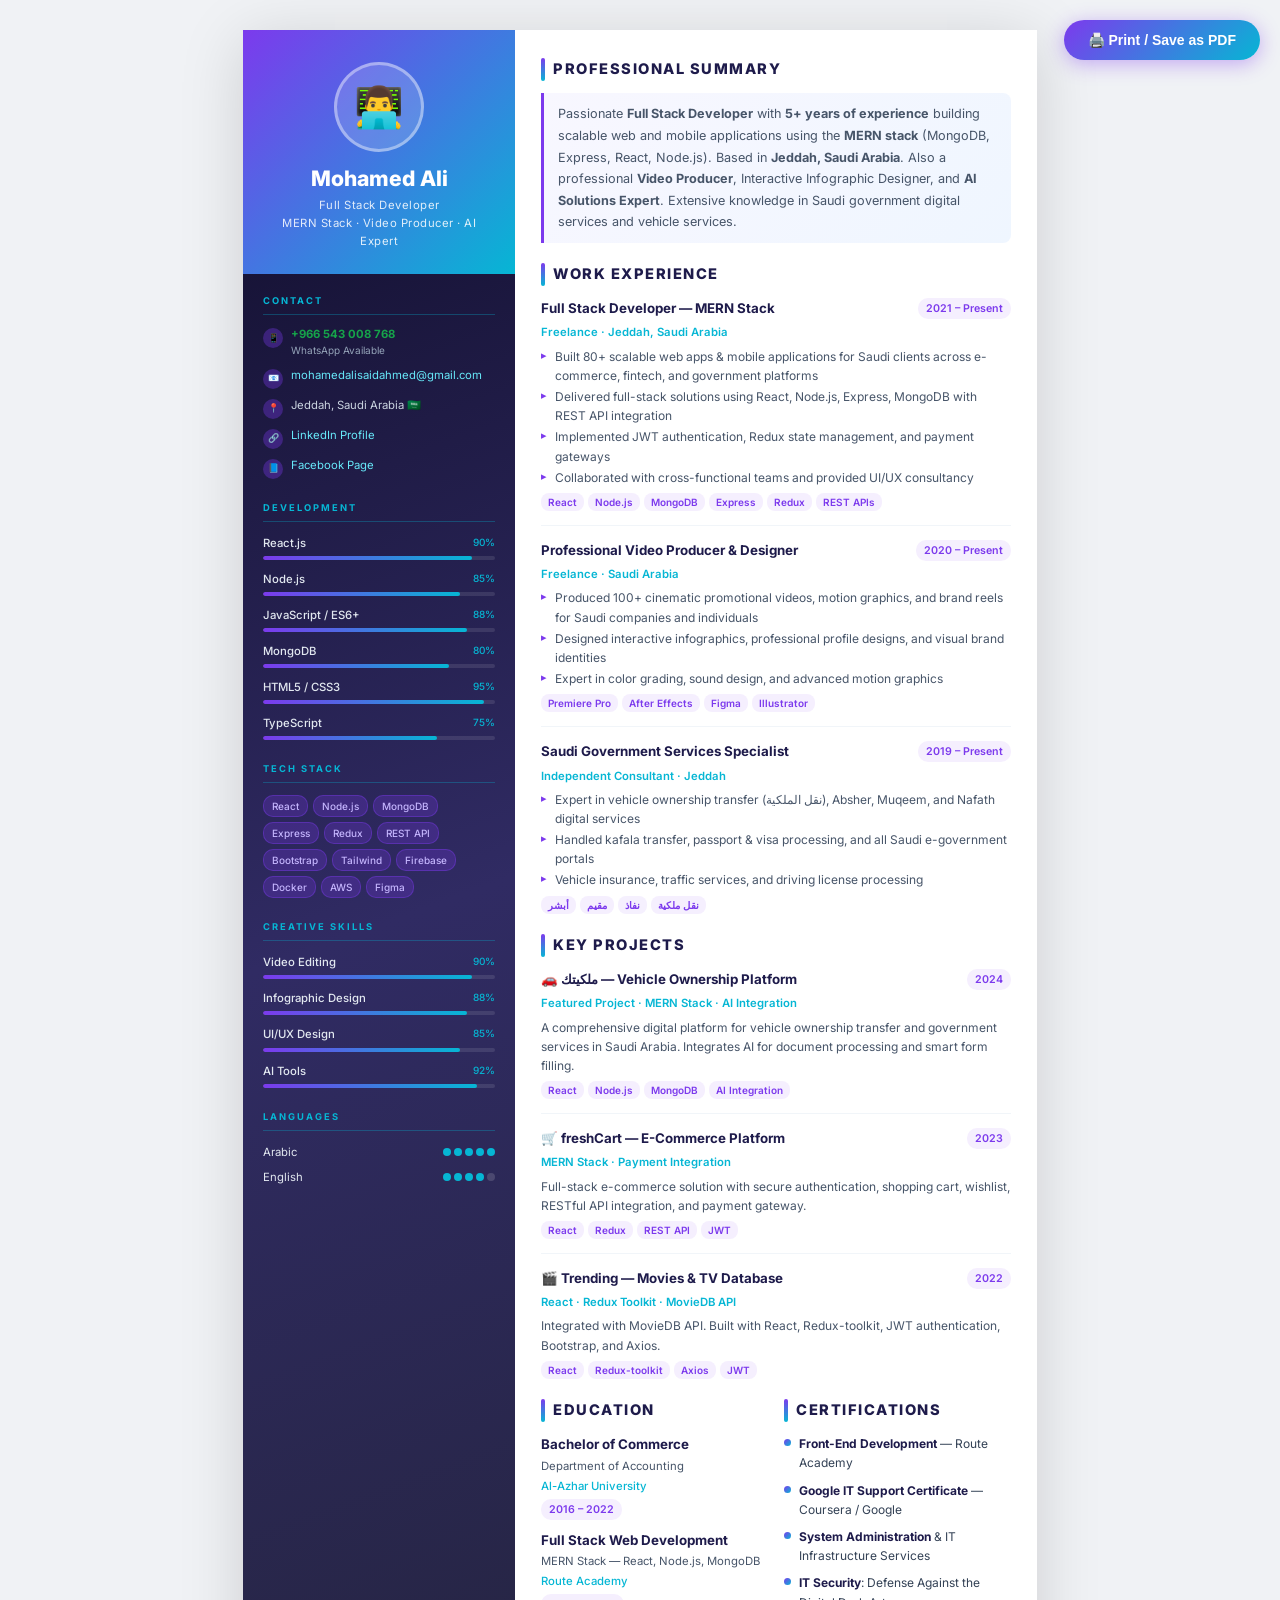
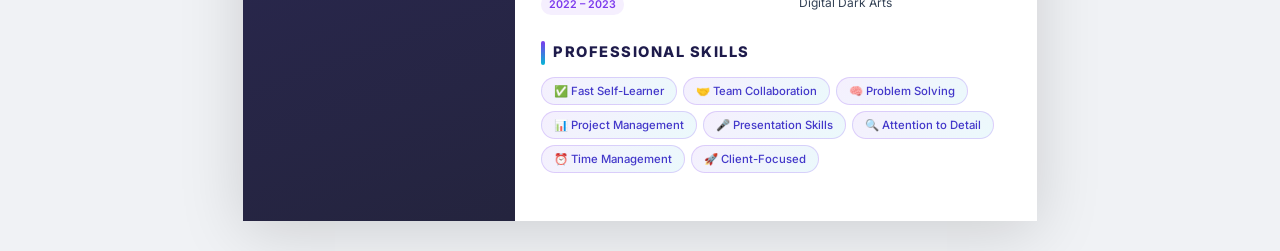
<file: img/cv.html>
<!DOCTYPE html>
<html lang="en" dir="ltr">
<head>
  <meta charset="UTF-8" />
  <meta name="viewport" content="width=device-width, initial-scale=1.0" />
  <title>Mohamed Ali — CV | Full Stack Developer</title>
  <link href="https://fonts.googleapis.com/css2?family=Inter:wght@300;400;500;600;700;800&display=swap" rel="stylesheet" />
  <style>
    /* ===================== RESET & BASE ===================== */
    *, *::before, *::after { box-sizing: border-box; margin: 0; padding: 0; }

    body {
      font-family: 'Inter', -apple-system, BlinkMacSystemFont, sans-serif;
      font-size: 10.5pt;
      color: #1a1a2e;
      background: #f0f2f5;
      line-height: 1.6;
    }

    /* ===================== PRINT BUTTON ===================== */
    .print-btn {
      position: fixed;
      top: 20px;
      right: 20px;
      background: linear-gradient(135deg, #7c3aed, #06b6d4);
      color: #fff;
      border: none;
      padding: 12px 24px;
      border-radius: 50px;
      font-size: 14px;
      font-weight: 600;
      cursor: pointer;
      box-shadow: 0 4px 20px rgba(124,58,237,0.4);
      z-index: 1000;
      display: flex;
      align-items: center;
      gap: 8px;
      transition: transform 0.2s, box-shadow 0.2s;
    }
    .print-btn:hover {
      transform: translateY(-2px);
      box-shadow: 0 8px 30px rgba(124,58,237,0.6);
    }

    /* ===================== PAGE WRAPPER ===================== */
    .page {
      width: 210mm;
      min-height: 297mm;
      margin: 30px auto;
      background: #fff;
      box-shadow: 0 10px 60px rgba(0,0,0,0.15);
      display: grid;
      grid-template-columns: 72mm 1fr;
      overflow: hidden;
    }

    /* ===================== LEFT SIDEBAR ===================== */
    .sidebar {
      background: linear-gradient(160deg, #0f0c29, #302b63, #24243e);
      color: #e2e8f0;
      padding: 0;
      display: flex;
      flex-direction: column;
    }

    /* Profile Area */
    .profile-area {
      background: linear-gradient(135deg, #7c3aed 0%, #06b6d4 100%);
      padding: 32px 24px 24px;
      text-align: center;
      position: relative;
    }

    .profile-img-wrap {
      width: 90px;
      height: 90px;
      border-radius: 50%;
      border: 3px solid rgba(255,255,255,0.4);
      margin: 0 auto 14px;
      overflow: hidden;
      background: rgba(255,255,255,0.15);
      display: flex;
      align-items: center;
      justify-content: center;
      font-size: 40px;
    }

    .profile-name {
      font-size: 16pt;
      font-weight: 800;
      color: #fff;
      line-height: 1.2;
      margin-bottom: 4px;
    }

    .profile-title {
      font-size: 8.5pt;
      color: rgba(255,255,255,0.85);
      font-weight: 400;
      letter-spacing: 0.5px;
    }

    /* Sidebar Sections */
    .sidebar-body {
      padding: 20px 20px;
      flex: 1;
    }

    .sidebar-section {
      margin-bottom: 22px;
    }

    .sidebar-section-title {
      font-size: 7pt;
      font-weight: 700;
      color: #06b6d4;
      letter-spacing: 2px;
      text-transform: uppercase;
      border-bottom: 1px solid rgba(6,182,212,0.3);
      padding-bottom: 5px;
      margin-bottom: 12px;
    }

    /* Contact Items */
    .contact-item {
      display: flex;
      align-items: flex-start;
      gap: 8px;
      margin-bottom: 9px;
    }

    .contact-icon {
      width: 20px;
      height: 20px;
      background: rgba(124,58,237,0.35);
      border-radius: 50%;
      display: flex;
      align-items: center;
      justify-content: center;
      font-size: 9px;
      flex-shrink: 0;
      margin-top: 1px;
    }

    .contact-text {
      font-size: 8.5pt;
      color: #cbd5e1;
      line-height: 1.4;
    }

    .contact-text a {
      color: #67e8f9;
      text-decoration: none;
    }

    /* Skills Bars */
    .skill-item {
      margin-bottom: 10px;
    }

    .skill-header {
      display: flex;
      justify-content: space-between;
      font-size: 8.5pt;
      color: #e2e8f0;
      margin-bottom: 4px;
      font-weight: 500;
    }

    .skill-pct { color: #06b6d4; font-size: 7.5pt; }

    .skill-bar-bg {
      height: 4px;
      background: rgba(255,255,255,0.1);
      border-radius: 2px;
      overflow: hidden;
    }

    .skill-bar {
      height: 100%;
      background: linear-gradient(90deg, #7c3aed, #06b6d4);
      border-radius: 2px;
    }

    /* Tech Tags */
    .tech-tags {
      display: flex;
      flex-wrap: wrap;
      gap: 5px;
    }

    .tech-tag {
      background: rgba(124,58,237,0.25);
      border: 1px solid rgba(124,58,237,0.4);
      color: #c4b5fd;
      font-size: 7.5pt;
      padding: 2px 8px;
      border-radius: 10px;
      font-weight: 500;
    }

    /* Languages */
    .lang-item {
      display: flex;
      justify-content: space-between;
      align-items: center;
      margin-bottom: 7px;
    }

    .lang-name { font-size: 8.5pt; color: #e2e8f0; }

    .lang-dots { display: flex; gap: 3px; }

    .dot {
      width: 8px; height: 8px;
      border-radius: 50%;
      background: rgba(255,255,255,0.15);
    }

    .dot.filled { background: #06b6d4; }

    /* ===================== RIGHT MAIN ===================== */
    .main {
      padding: 28px 26px;
    }

    /* Section */
    .section {
      margin-bottom: 20px;
    }

    .section-title {
      font-size: 11pt;
      font-weight: 800;
      color: #1e1b4b;
      text-transform: uppercase;
      letter-spacing: 1.5px;
      position: relative;
      padding-left: 12px;
      margin-bottom: 12px;
    }

    .section-title::before {
      content: '';
      position: absolute;
      left: 0; top: 0; bottom: 0;
      width: 4px;
      background: linear-gradient(180deg, #7c3aed, #06b6d4);
      border-radius: 2px;
    }

    /* Objective */
    .objective-text {
      font-size: 9.5pt;
      color: #475569;
      line-height: 1.7;
      background: linear-gradient(135deg, #f8f7ff, #eff6ff);
      border-left: 3px solid #7c3aed;
      padding: 10px 14px;
      border-radius: 0 8px 8px 0;
    }

    /* Experience Items */
    .exp-item {
      margin-bottom: 14px;
      padding-bottom: 14px;
      border-bottom: 1px solid #f1f5f9;
    }

    .exp-item:last-child {
      border-bottom: none;
      margin-bottom: 0;
      padding-bottom: 0;
    }

    .exp-header {
      display: flex;
      justify-content: space-between;
      align-items: flex-start;
      margin-bottom: 4px;
    }

    .exp-title {
      font-size: 10pt;
      font-weight: 700;
      color: #1e1b4b;
    }

    .exp-date {
      font-size: 8pt;
      color: #7c3aed;
      font-weight: 600;
      background: rgba(124,58,237,0.08);
      padding: 2px 8px;
      border-radius: 10px;
      white-space: nowrap;
    }

    .exp-org {
      font-size: 8.5pt;
      color: #06b6d4;
      font-weight: 600;
      margin-bottom: 5px;
    }

    .exp-desc {
      font-size: 9pt;
      color: #475569;
      line-height: 1.6;
    }

    .exp-desc ul {
      list-style: none;
      padding: 0;
    }

    .exp-desc ul li {
      position: relative;
      padding-left: 14px;
      margin-bottom: 2px;
    }

    .exp-desc ul li::before {
      content: '▸';
      position: absolute;
      left: 0;
      color: #7c3aed;
      font-size: 8pt;
    }

    /* Project Tags */
    .exp-techs {
      display: flex;
      flex-wrap: wrap;
      gap: 4px;
      margin-top: 6px;
    }

    .exp-tech {
      background: rgba(124,58,237,0.08);
      color: #7c3aed;
      font-size: 7.5pt;
      padding: 1px 7px;
      border-radius: 8px;
      font-weight: 600;
    }

    /* Education */
    .edu-item {
      display: flex;
      justify-content: space-between;
      align-items: flex-start;
      margin-bottom: 10px;
    }

    .edu-degree {
      font-size: 10pt;
      font-weight: 700;
      color: #1e1b4b;
    }

    .edu-school {
      font-size: 8.5pt;
      color: #06b6d4;
      font-weight: 500;
      margin-top: 2px;
    }

    .edu-date {
      font-size: 8pt;
      color: #7c3aed;
      font-weight: 600;
      background: rgba(124,58,237,0.08);
      padding: 2px 8px;
      border-radius: 10px;
      white-space: nowrap;
    }

    /* Certifications */
    .cert-item {
      display: flex;
      align-items: flex-start;
      gap: 8px;
      margin-bottom: 8px;
    }

    .cert-dot {
      width: 7px; height: 7px;
      border-radius: 50%;
      background: linear-gradient(135deg, #7c3aed, #06b6d4);
      margin-top: 5px;
      flex-shrink: 0;
    }

    .cert-text {
      font-size: 9pt;
      color: #334155;
    }

    .cert-text strong {
      color: #1e1b4b;
    }

    /* Soft Skills */
    .soft-skills {
      display: flex;
      flex-wrap: wrap;
      gap: 6px;
    }

    .soft-skill {
      background: linear-gradient(135deg, rgba(124,58,237,0.08), rgba(6,182,212,0.08));
      border: 1px solid rgba(124,58,237,0.2);
      color: #4338ca;
      font-size: 8.5pt;
      padding: 4px 12px;
      border-radius: 20px;
      font-weight: 500;
    }

    /* WhatsApp highlight */
    .whatsapp-link {
      color: #16a34a !important;
      font-weight: 700 !important;
    }

    /* ===================== PRINT ===================== */
    @media print {
      body { background: white; }
      .print-btn { display: none !important; }
      .page {
        margin: 0;
        box-shadow: none;
        width: 100%;
        min-height: 100vh;
      }
    }
  </style>
</head>
<body>

  <!-- Print Button -->
  <button class="print-btn" onclick="window.print()">
    🖨️ Print / Save as PDF
  </button>

  <!-- CV Page -->
  <div class="page">

    <!-- ===== LEFT SIDEBAR ===== -->
    <aside class="sidebar">

      <!-- Profile -->
      <div class="profile-area">
        <div class="profile-img-wrap">👨‍💻</div>
        <div class="profile-name">Mohamed Ali</div>
        <div class="profile-title">Full Stack Developer<br>MERN Stack · Video Producer · AI Expert</div>
      </div>

      <div class="sidebar-body">

        <!-- Contact -->
        <div class="sidebar-section">
          <div class="sidebar-section-title">Contact</div>

          <div class="contact-item">
            <div class="contact-icon">📱</div>
            <div class="contact-text">
              <a href="https://wa.me/966543008768" class="whatsapp-link">+966 543 008 768</a><br>
              <span style="font-size:7.5pt;color:#94a3b8;">WhatsApp Available</span>
            </div>
          </div>

          <div class="contact-item">
            <div class="contact-icon">📧</div>
            <div class="contact-text">
              <a href="mailto:mohamedalisaidahmed@gmail.com">mohamedalisaidahmed@gmail.com</a>
            </div>
          </div>

          <div class="contact-item">
            <div class="contact-icon">📍</div>
            <div class="contact-text">Jeddah, Saudi Arabia 🇸🇦</div>
          </div>

          <div class="contact-item">
            <div class="contact-icon">🔗</div>
            <div class="contact-text">
              <a href="https://www.linkedin.com/in/mohamed-ali-7a0710191/">LinkedIn Profile</a>
            </div>
          </div>

          <div class="contact-item">
            <div class="contact-icon">📘</div>
            <div class="contact-text">
              <a href="https://tinyurl.com/3kpjf6js">Facebook Page</a>
            </div>
          </div>
        </div>

        <!-- Dev Skills -->
        <div class="sidebar-section">
          <div class="sidebar-section-title">Development</div>

          <div class="skill-item">
            <div class="skill-header"><span>React.js</span><span class="skill-pct">90%</span></div>
            <div class="skill-bar-bg"><div class="skill-bar" style="width:90%"></div></div>
          </div>
          <div class="skill-item">
            <div class="skill-header"><span>Node.js</span><span class="skill-pct">85%</span></div>
            <div class="skill-bar-bg"><div class="skill-bar" style="width:85%"></div></div>
          </div>
          <div class="skill-item">
            <div class="skill-header"><span>JavaScript / ES6+</span><span class="skill-pct">88%</span></div>
            <div class="skill-bar-bg"><div class="skill-bar" style="width:88%"></div></div>
          </div>
          <div class="skill-item">
            <div class="skill-header"><span>MongoDB</span><span class="skill-pct">80%</span></div>
            <div class="skill-bar-bg"><div class="skill-bar" style="width:80%"></div></div>
          </div>
          <div class="skill-item">
            <div class="skill-header"><span>HTML5 / CSS3</span><span class="skill-pct">95%</span></div>
            <div class="skill-bar-bg"><div class="skill-bar" style="width:95%"></div></div>
          </div>
          <div class="skill-item">
            <div class="skill-header"><span>TypeScript</span><span class="skill-pct">75%</span></div>
            <div class="skill-bar-bg"><div class="skill-bar" style="width:75%"></div></div>
          </div>
        </div>

        <!-- Tech Stack -->
        <div class="sidebar-section">
          <div class="sidebar-section-title">Tech Stack</div>
          <div class="tech-tags">
            <span class="tech-tag">React</span>
            <span class="tech-tag">Node.js</span>
            <span class="tech-tag">MongoDB</span>
            <span class="tech-tag">Express</span>
            <span class="tech-tag">Redux</span>
            <span class="tech-tag">REST API</span>
            <span class="tech-tag">Bootstrap</span>
            <span class="tech-tag">Tailwind</span>
            <span class="tech-tag">Firebase</span>
            <span class="tech-tag">Docker</span>
            <span class="tech-tag">AWS</span>
            <span class="tech-tag">Figma</span>
          </div>
        </div>

        <!-- Creative Skills -->
        <div class="sidebar-section">
          <div class="sidebar-section-title">Creative Skills</div>
          <div class="skill-item">
            <div class="skill-header"><span>Video Editing</span><span class="skill-pct">90%</span></div>
            <div class="skill-bar-bg"><div class="skill-bar" style="width:90%"></div></div>
          </div>
          <div class="skill-item">
            <div class="skill-header"><span>Infographic Design</span><span class="skill-pct">88%</span></div>
            <div class="skill-bar-bg"><div class="skill-bar" style="width:88%"></div></div>
          </div>
          <div class="skill-item">
            <div class="skill-header"><span>UI/UX Design</span><span class="skill-pct">85%</span></div>
            <div class="skill-bar-bg"><div class="skill-bar" style="width:85%"></div></div>
          </div>
          <div class="skill-item">
            <div class="skill-header"><span>AI Tools</span><span class="skill-pct">92%</span></div>
            <div class="skill-bar-bg"><div class="skill-bar" style="width:92%"></div></div>
          </div>
        </div>

        <!-- Languages -->
        <div class="sidebar-section">
          <div class="sidebar-section-title">Languages</div>
          <div class="lang-item">
            <span class="lang-name">Arabic</span>
            <div class="lang-dots">
              <div class="dot filled"></div><div class="dot filled"></div>
              <div class="dot filled"></div><div class="dot filled"></div><div class="dot filled"></div>
            </div>
          </div>
          <div class="lang-item">
            <span class="lang-name">English</span>
            <div class="lang-dots">
              <div class="dot filled"></div><div class="dot filled"></div>
              <div class="dot filled"></div><div class="dot filled"></div><div class="dot"></div>
            </div>
          </div>
        </div>

      </div>
    </aside>

    <!-- ===== RIGHT MAIN CONTENT ===== -->
    <main class="main">

      <!-- Objective -->
      <div class="section">
        <div class="section-title">Professional Summary</div>
        <div class="objective-text">
          Passionate <strong>Full Stack Developer</strong> with <strong>5+ years of experience</strong> building scalable web and mobile applications using the <strong>MERN stack</strong> (MongoDB, Express, React, Node.js). Based in <strong>Jeddah, Saudi Arabia</strong>. Also a professional <strong>Video Producer</strong>, Interactive Infographic Designer, and <strong>AI Solutions Expert</strong>. Extensive knowledge in Saudi government digital services and vehicle services.
        </div>
      </div>

      <!-- Experience -->
      <div class="section">
        <div class="section-title">Work Experience</div>

        <div class="exp-item">
          <div class="exp-header">
            <div class="exp-title">Full Stack Developer — MERN Stack</div>
            <div class="exp-date">2021 – Present</div>
          </div>
          <div class="exp-org">Freelance · Jeddah, Saudi Arabia</div>
          <div class="exp-desc">
            <ul>
              <li>Built 80+ scalable web apps & mobile applications for Saudi clients across e-commerce, fintech, and government platforms</li>
              <li>Delivered full-stack solutions using React, Node.js, Express, MongoDB with REST API integration</li>
              <li>Implemented JWT authentication, Redux state management, and payment gateways</li>
              <li>Collaborated with cross-functional teams and provided UI/UX consultancy</li>
            </ul>
          </div>
          <div class="exp-techs">
            <span class="exp-tech">React</span>
            <span class="exp-tech">Node.js</span>
            <span class="exp-tech">MongoDB</span>
            <span class="exp-tech">Express</span>
            <span class="exp-tech">Redux</span>
            <span class="exp-tech">REST APIs</span>
          </div>
        </div>

        <div class="exp-item">
          <div class="exp-header">
            <div class="exp-title">Professional Video Producer & Designer</div>
            <div class="exp-date">2020 – Present</div>
          </div>
          <div class="exp-org">Freelance · Saudi Arabia</div>
          <div class="exp-desc">
            <ul>
              <li>Produced 100+ cinematic promotional videos, motion graphics, and brand reels for Saudi companies and individuals</li>
              <li>Designed interactive infographics, professional profile designs, and visual brand identities</li>
              <li>Expert in color grading, sound design, and advanced motion graphics</li>
            </ul>
          </div>
          <div class="exp-techs">
            <span class="exp-tech">Premiere Pro</span>
            <span class="exp-tech">After Effects</span>
            <span class="exp-tech">Figma</span>
            <span class="exp-tech">Illustrator</span>
          </div>
        </div>

        <div class="exp-item">
          <div class="exp-header">
            <div class="exp-title">Saudi Government Services Specialist</div>
            <div class="exp-date">2019 – Present</div>
          </div>
          <div class="exp-org">Independent Consultant · Jeddah</div>
          <div class="exp-desc">
            <ul>
              <li>Expert in vehicle ownership transfer (نقل الملكية), Absher, Muqeem, and Nafath digital services</li>
              <li>Handled kafala transfer, passport & visa processing, and all Saudi e-government portals</li>
              <li>Vehicle insurance, traffic services, and driving license processing</li>
            </ul>
          </div>
          <div class="exp-techs">
            <span class="exp-tech">أبشر</span>
            <span class="exp-tech">مقيم</span>
            <span class="exp-tech">نفاذ</span>
            <span class="exp-tech">نقل ملكية</span>
          </div>
        </div>

      </div>

      <!-- Featured Projects -->
      <div class="section">
        <div class="section-title">Key Projects</div>

        <div class="exp-item">
          <div class="exp-header">
            <div class="exp-title">🚗 ملكيتك — Vehicle Ownership Platform</div>
            <div class="exp-date">2024</div>
          </div>
          <div class="exp-org">Featured Project · MERN Stack · AI Integration</div>
          <div class="exp-desc">
            A comprehensive digital platform for vehicle ownership transfer and government services in Saudi Arabia. Integrates AI for document processing and smart form filling.
          </div>
          <div class="exp-techs">
            <span class="exp-tech">React</span>
            <span class="exp-tech">Node.js</span>
            <span class="exp-tech">MongoDB</span>
            <span class="exp-tech">AI Integration</span>
          </div>
        </div>

        <div class="exp-item">
          <div class="exp-header">
            <div class="exp-title">🛒 freshCart — E-Commerce Platform</div>
            <div class="exp-date">2023</div>
          </div>
          <div class="exp-org">MERN Stack · Payment Integration</div>
          <div class="exp-desc">
            Full-stack e-commerce solution with secure authentication, shopping cart, wishlist, RESTful API integration, and payment gateway.
          </div>
          <div class="exp-techs">
            <span class="exp-tech">React</span>
            <span class="exp-tech">Redux</span>
            <span class="exp-tech">REST API</span>
            <span class="exp-tech">JWT</span>
          </div>
        </div>

        <div class="exp-item">
          <div class="exp-header">
            <div class="exp-title">🎬 Trending — Movies & TV Database</div>
            <div class="exp-date">2022</div>
          </div>
          <div class="exp-org">React · Redux Toolkit · MovieDB API</div>
          <div class="exp-desc">
            Integrated with MovieDB API. Built with React, Redux-toolkit, JWT authentication, Bootstrap, and Axios.
          </div>
          <div class="exp-techs">
            <span class="exp-tech">React</span>
            <span class="exp-tech">Redux-toolkit</span>
            <span class="exp-tech">Axios</span>
            <span class="exp-tech">JWT</span>
          </div>
        </div>

      </div>

      <!-- Education & Certifications in 2 columns -->
      <div style="display:grid;grid-template-columns:1fr 1fr;gap:16px;">

        <!-- Education -->
        <div class="section" style="margin-bottom:0;">
          <div class="section-title">Education</div>
          <div class="edu-item" style="display:block;">
            <div class="edu-degree">Bachelor of Commerce</div>
            <div style="font-size:8.5pt;color:#475569;margin:1px 0;">Department of Accounting</div>
            <div class="edu-school">Al-Azhar University</div>
            <div class="edu-date" style="display:inline-block;margin-top:4px;">2016 – 2022</div>
          </div>
          <div class="edu-item" style="display:block;margin-top:8px;">
            <div class="edu-degree">Full Stack Web Development</div>
            <div style="font-size:8.5pt;color:#475569;margin:1px 0;">MERN Stack — React, Node.js, MongoDB</div>
            <div class="edu-school">Route Academy</div>
            <div class="edu-date" style="display:inline-block;margin-top:4px;">2022 – 2023</div>
          </div>
        </div>

        <!-- Certifications -->
        <div class="section" style="margin-bottom:0;">
          <div class="section-title">Certifications</div>
          <div class="cert-item">
            <div class="cert-dot"></div>
            <div class="cert-text"><strong>Front-End Development</strong> — Route Academy</div>
          </div>
          <div class="cert-item">
            <div class="cert-dot"></div>
            <div class="cert-text"><strong>Google IT Support Certificate</strong> — Coursera / Google</div>
          </div>
          <div class="cert-item">
            <div class="cert-dot"></div>
            <div class="cert-text"><strong>System Administration</strong> & IT Infrastructure Services</div>
          </div>
          <div class="cert-item">
            <div class="cert-dot"></div>
            <div class="cert-text"><strong>IT Security</strong>: Defense Against the Digital Dark Arts</div>
          </div>
        </div>

      </div>

      <!-- Soft Skills -->
      <div class="section" style="margin-top:16px;">
        <div class="section-title">Professional Skills</div>
        <div class="soft-skills">
          <span class="soft-skill">✅ Fast Self-Learner</span>
          <span class="soft-skill">🤝 Team Collaboration</span>
          <span class="soft-skill">🧠 Problem Solving</span>
          <span class="soft-skill">📊 Project Management</span>
          <span class="soft-skill">🎤 Presentation Skills</span>
          <span class="soft-skill">🔍 Attention to Detail</span>
          <span class="soft-skill">⏰ Time Management</span>
          <span class="soft-skill">🚀 Client-Focused</span>
        </div>
      </div>

    </main>
  </div>

</body>
</html>
</file>
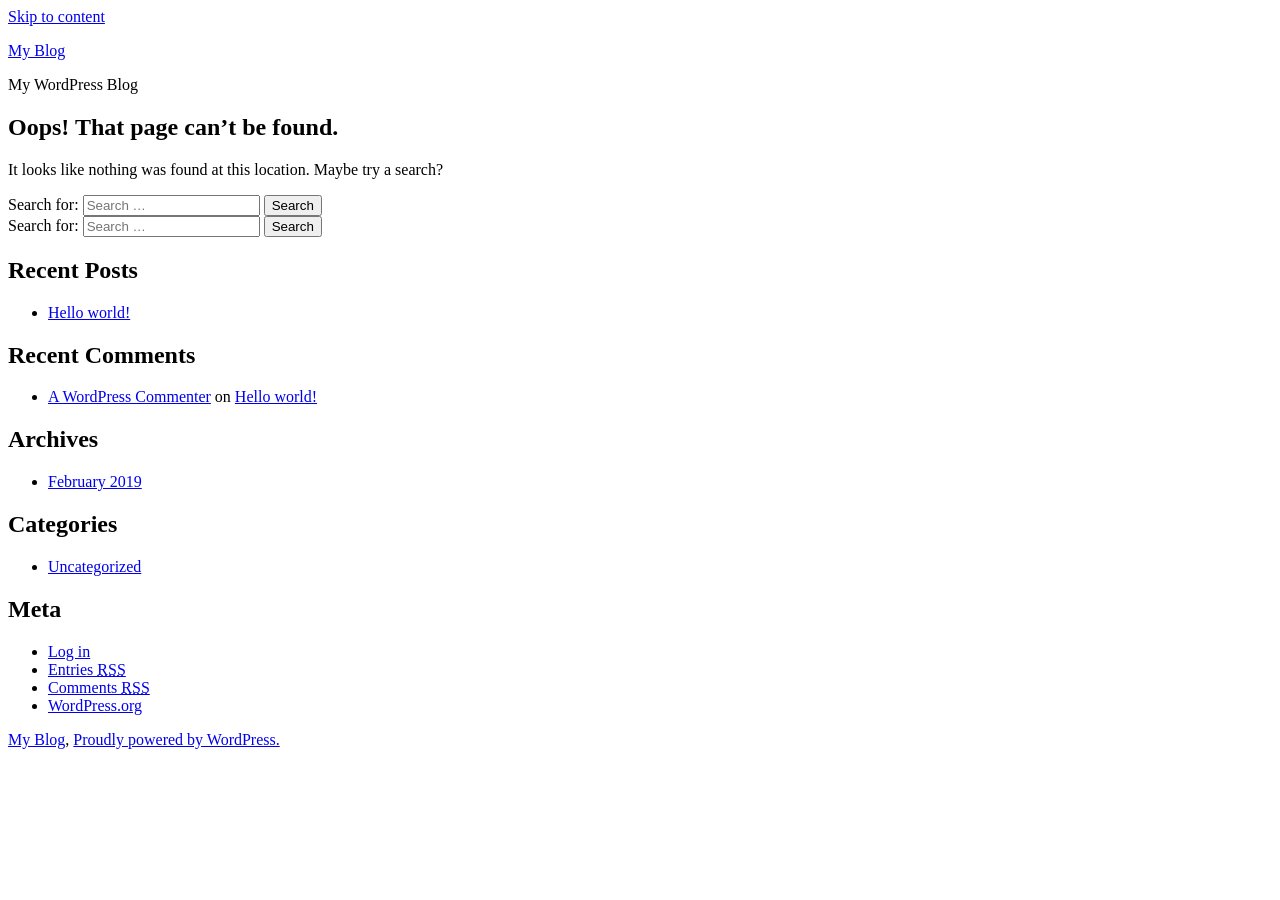
<file: css/overlays/10.html>
<!doctype html>
<html lang="en-US">
<head>
	<meta charset="UTF-8" />
	<meta name="viewport" content="width=device-width, initial-scale=1" />
	<link rel="profile" href="https://gmpg.org/xfn/11" />
	<title>Page not found &#8211; My Blog</title>
<link rel='dns-prefetch' href='//s.w.org' />
<link rel="alternate" type="application/rss+xml" title="My Blog &raquo; Feed" href="http://trimatrixlab.com/feed/" />
<link rel="alternate" type="application/rss+xml" title="My Blog &raquo; Comments Feed" href="http://trimatrixlab.com/comments/feed/" />
		<script type="text/javascript">
			window._wpemojiSettings = {"baseUrl":"https:\/\/s.w.org\/images\/core\/emoji\/11\/72x72\/","ext":".png","svgUrl":"https:\/\/s.w.org\/images\/core\/emoji\/11\/svg\/","svgExt":".svg","source":{"concatemoji":"http:\/\/trimatrixlab.com\/wp-includes\/js\/wp-emoji-release.min.js?ver=5.0.7"}};
			!function(a,b,c){function d(a,b){var c=String.fromCharCode;l.clearRect(0,0,k.width,k.height),l.fillText(c.apply(this,a),0,0);var d=k.toDataURL();l.clearRect(0,0,k.width,k.height),l.fillText(c.apply(this,b),0,0);var e=k.toDataURL();return d===e}function e(a){var b;if(!l||!l.fillText)return!1;switch(l.textBaseline="top",l.font="600 32px Arial",a){case"flag":return!(b=d([55356,56826,55356,56819],[55356,56826,8203,55356,56819]))&&(b=d([55356,57332,56128,56423,56128,56418,56128,56421,56128,56430,56128,56423,56128,56447],[55356,57332,8203,56128,56423,8203,56128,56418,8203,56128,56421,8203,56128,56430,8203,56128,56423,8203,56128,56447]),!b);case"emoji":return b=d([55358,56760,9792,65039],[55358,56760,8203,9792,65039]),!b}return!1}function f(a){var c=b.createElement("script");c.src=a,c.defer=c.type="text/javascript",b.getElementsByTagName("head")[0].appendChild(c)}var g,h,i,j,k=b.createElement("canvas"),l=k.getContext&&k.getContext("2d");for(j=Array("flag","emoji"),c.supports={everything:!0,everythingExceptFlag:!0},i=0;i<j.length;i++)c.supports[j[i]]=e(j[i]),c.supports.everything=c.supports.everything&&c.supports[j[i]],"flag"!==j[i]&&(c.supports.everythingExceptFlag=c.supports.everythingExceptFlag&&c.supports[j[i]]);c.supports.everythingExceptFlag=c.supports.everythingExceptFlag&&!c.supports.flag,c.DOMReady=!1,c.readyCallback=function(){c.DOMReady=!0},c.supports.everything||(h=function(){c.readyCallback()},b.addEventListener?(b.addEventListener("DOMContentLoaded",h,!1),a.addEventListener("load",h,!1)):(a.attachEvent("onload",h),b.attachEvent("onreadystatechange",function(){"complete"===b.readyState&&c.readyCallback()})),g=c.source||{},g.concatemoji?f(g.concatemoji):g.wpemoji&&g.twemoji&&(f(g.twemoji),f(g.wpemoji)))}(window,document,window._wpemojiSettings);
		</script>
		<style type="text/css">
img.wp-smiley,
img.emoji {
	display: inline !important;
	border: none !important;
	box-shadow: none !important;
	height: 1em !important;
	width: 1em !important;
	margin: 0 .07em !important;
	vertical-align: -0.1em !important;
	background: none !important;
	padding: 0 !important;
}
</style>
<link rel='stylesheet' id='wp-block-library-css'  href='http://trimatrixlab.com/wp-includes/css/dist/block-library/style.min.css?ver=5.0.7' type='text/css' media='all' />
<link rel='stylesheet' id='wp-block-library-theme-css'  href='http://trimatrixlab.com/wp-includes/css/dist/block-library/theme.min.css?ver=5.0.7' type='text/css' media='all' />
<link rel='stylesheet' id='woocommerce-layout-css'  href='http://trimatrixlab.com/wp-content/plugins/woocommerce/assets/css/woocommerce-layout.css?ver=3.5.4' type='text/css' media='all' />
<link rel='stylesheet' id='woocommerce-smallscreen-css'  href='http://trimatrixlab.com/wp-content/plugins/woocommerce/assets/css/woocommerce-smallscreen.css?ver=3.5.4' type='text/css' media='only screen and (max-width: 768px)' />
<link rel='stylesheet' id='woocommerce-general-css'  href='//trimatrixlab.com/wp-content/plugins/woocommerce/assets/css/twenty-nineteen.css?ver=3.5.4' type='text/css' media='all' />
<style id='woocommerce-inline-inline-css' type='text/css'>
.woocommerce form .form-row .required { visibility: visible; }
</style>
<link rel='stylesheet' id='twentynineteen-style-css'  href='http://trimatrixlab.com/wp-content/themes/twentynineteen/style.css?ver=1.2' type='text/css' media='all' />
<link rel='stylesheet' id='twentynineteen-print-style-css'  href='http://trimatrixlab.com/wp-content/themes/twentynineteen/print.css?ver=1.2' type='text/css' media='print' />
<script type='text/javascript' src='http://trimatrixlab.com/wp-includes/js/jquery/jquery.js?ver=1.12.4'></script>
<script type='text/javascript' src='http://trimatrixlab.com/wp-includes/js/jquery/jquery-migrate.min.js?ver=1.4.1'></script>
<link rel='https://api.w.org/' href='http://trimatrixlab.com/wp-json/' />
<link rel="EditURI" type="application/rsd+xml" title="RSD" href="http://trimatrixlab.com/xmlrpc.php?rsd" />
<link rel="wlwmanifest" type="application/wlwmanifest+xml" href="http://trimatrixlab.com/wp-includes/wlwmanifest.xml" /> 
<meta name="generator" content="WordPress 5.0.7" />
<meta name="generator" content="WooCommerce 3.5.4" />
	<noscript><style>.woocommerce-product-gallery{ opacity: 1 !important; }</style></noscript>
			<style type="text/css">.recentcomments a{display:inline !important;padding:0 !important;margin:0 !important;}</style>
		</head>

<body class="error404 wp-embed-responsive woocommerce-no-js hfeed image-filters-enabled">
<div id="page" class="site">
	<a class="skip-link screen-reader-text" href="#content">Skip to content</a>

		<header id="masthead" class="site-header">

			<div class="site-branding-container">
				<div class="site-branding">

								<p class="site-title"><a href="http://trimatrixlab.com/" rel="home">My Blog</a></p>
			
				<p class="site-description">
				My WordPress Blog			</p>
			</div><!-- .site-branding -->
			</div><!-- .layout-wrap -->

					</header><!-- #masthead -->

	<div id="content" class="site-content">

	<section id="primary" class="content-area">
		<main id="main" class="site-main">

			<div class="error-404 not-found">
				<header class="page-header">
					<h1 class="page-title">Oops! That page can&rsquo;t be found.</h1>
				</header><!-- .page-header -->

				<div class="page-content">
					<p>It looks like nothing was found at this location. Maybe try a search?</p>
					<form role="search" method="get" class="search-form" action="http://trimatrixlab.com/">
				<label>
					<span class="screen-reader-text">Search for:</span>
					<input type="search" class="search-field" placeholder="Search &hellip;" value="" name="s" />
				</label>
				<input type="submit" class="search-submit" value="Search" />
			</form>				</div><!-- .page-content -->
			</div><!-- .error-404 -->

		</main><!-- #main -->
	</section><!-- #primary -->


	</div><!-- #content -->

	<footer id="colophon" class="site-footer">
		
	<aside class="widget-area" role="complementary" aria-label="Footer">
							<div class="widget-column footer-widget-1">
						<section id="search-2" class="widget widget_search"><form role="search" method="get" class="search-form" action="http://trimatrixlab.com/">
				<label>
					<span class="screen-reader-text">Search for:</span>
					<input type="search" class="search-field" placeholder="Search &hellip;" value="" name="s" />
				</label>
				<input type="submit" class="search-submit" value="Search" />
			</form></section>		<section id="recent-posts-2" class="widget widget_recent_entries">		<h2 class="widget-title">Recent Posts</h2>		<ul>
											<li>
					<a href="http://trimatrixlab.com/2019/02/05/hello-world/">Hello world!</a>
									</li>
					</ul>
		</section><section id="recent-comments-2" class="widget widget_recent_comments"><h2 class="widget-title">Recent Comments</h2><ul id="recentcomments"><li class="recentcomments"><span class="comment-author-link"><a href='https://wordpress.org/' rel='external nofollow' class='url'>A WordPress Commenter</a></span> on <a href="http://trimatrixlab.com/2019/02/05/hello-world/#comment-1">Hello world!</a></li></ul></section><section id="archives-2" class="widget widget_archive"><h2 class="widget-title">Archives</h2>		<ul>
			<li><a href='http://trimatrixlab.com/2019/02/'>February 2019</a></li>
		</ul>
		</section><section id="categories-2" class="widget widget_categories"><h2 class="widget-title">Categories</h2>		<ul>
	<li class="cat-item cat-item-1"><a href="http://trimatrixlab.com/category/uncategorized/" >Uncategorized</a>
</li>
		</ul>
</section><section id="meta-2" class="widget widget_meta"><h2 class="widget-title">Meta</h2>			<ul>
						<li><a href="http://trimatrixlab.com/wp-login.php">Log in</a></li>
			<li><a href="http://trimatrixlab.com/feed/">Entries <abbr title="Really Simple Syndication">RSS</abbr></a></li>
			<li><a href="http://trimatrixlab.com/comments/feed/">Comments <abbr title="Really Simple Syndication">RSS</abbr></a></li>
			<li><a href="https://wordpress.org/" title="Powered by WordPress, state-of-the-art semantic personal publishing platform.">WordPress.org</a></li>			</ul>
			</section>					</div>
					</aside><!-- .widget-area -->

		<div class="site-info">
										<a class="site-name" href="http://trimatrixlab.com/" rel="home">My Blog</a>,
						<a href="https://wordpress.org/" class="imprint">
				Proudly powered by WordPress.			</a>
								</div><!-- .site-info -->
	</footer><!-- #colophon -->

</div><!-- #page -->

	<script type="text/javascript">
		var c = document.body.className;
		c = c.replace(/woocommerce-no-js/, 'woocommerce-js');
		document.body.className = c;
	</script>
	<script type='text/javascript' src='http://trimatrixlab.com/wp-content/plugins/woocommerce/assets/js/jquery-blockui/jquery.blockUI.min.js?ver=2.70'></script>
<script type='text/javascript'>
/* <![CDATA[ */
var wc_add_to_cart_params = {"ajax_url":"\/wp-admin\/admin-ajax.php","wc_ajax_url":"\/?wc-ajax=%%endpoint%%","i18n_view_cart":"View cart","cart_url":"http:\/\/trimatrixlab.com","is_cart":"","cart_redirect_after_add":"no"};
/* ]]> */
</script>
<script type='text/javascript' src='http://trimatrixlab.com/wp-content/plugins/woocommerce/assets/js/frontend/add-to-cart.min.js?ver=3.5.4'></script>
<script type='text/javascript' src='http://trimatrixlab.com/wp-content/plugins/woocommerce/assets/js/js-cookie/js.cookie.min.js?ver=2.1.4'></script>
<script type='text/javascript'>
/* <![CDATA[ */
var woocommerce_params = {"ajax_url":"\/wp-admin\/admin-ajax.php","wc_ajax_url":"\/?wc-ajax=%%endpoint%%"};
/* ]]> */
</script>
<script type='text/javascript' src='http://trimatrixlab.com/wp-content/plugins/woocommerce/assets/js/frontend/woocommerce.min.js?ver=3.5.4'></script>
<script type='text/javascript'>
/* <![CDATA[ */
var wc_cart_fragments_params = {"ajax_url":"\/wp-admin\/admin-ajax.php","wc_ajax_url":"\/?wc-ajax=%%endpoint%%","cart_hash_key":"wc_cart_hash_40769bd518ee335c4025a80cac467cdd","fragment_name":"wc_fragments_40769bd518ee335c4025a80cac467cdd"};
/* ]]> */
</script>
<script type='text/javascript' src='http://trimatrixlab.com/wp-content/plugins/woocommerce/assets/js/frontend/cart-fragments.min.js?ver=3.5.4'></script>
<script type='text/javascript' src='http://trimatrixlab.com/wp-includes/js/wp-embed.min.js?ver=5.0.7'></script>
	<script>
	/(trident|msie)/i.test(navigator.userAgent)&&document.getElementById&&window.addEventListener&&window.addEventListener("hashchange",function(){var t,e=location.hash.substring(1);/^[A-z0-9_-]+$/.test(e)&&(t=document.getElementById(e))&&(/^(?:a|select|input|button|textarea)$/i.test(t.tagName)||(t.tabIndex=-1),t.focus())},!1);
	</script>
	
</body>
</html>

<!--
Performance optimized by W3 Total Cache. Learn more: https://www.w3-edge.com/products/

Object Caching 710/18 objects using apc
Page Caching using apc (Page is 404) 
Database Caching 5/7 queries in 0.011 seconds using apc

Served from: trimatrixlab.com @ 2019-11-20 11:47:53 by W3 Total Cache
-->
</file>
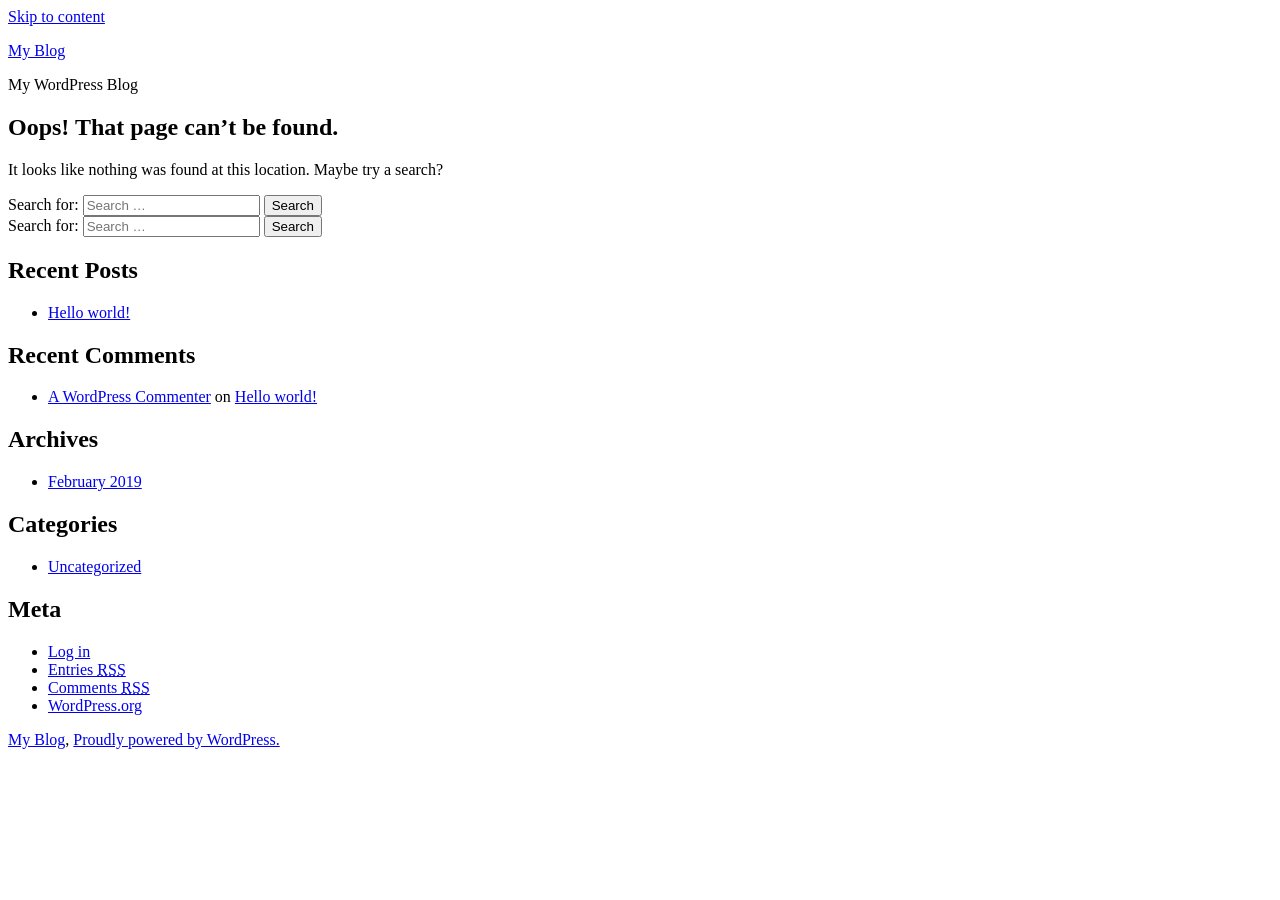
<file: fonts/bootstrap/glyphicons-halflings-regular-2.html>
<!doctype html>
<html lang="en-US">
<head>
	<meta charset="UTF-8" />
	<meta name="viewport" content="width=device-width, initial-scale=1" />
	<link rel="profile" href="https://gmpg.org/xfn/11" />
	<title>Page not found &#8211; My Blog</title>
<link rel='dns-prefetch' href='//s.w.org' />
<link rel="alternate" type="application/rss+xml" title="My Blog &raquo; Feed" href="http://trimatrixlab.com/feed/" />
<link rel="alternate" type="application/rss+xml" title="My Blog &raquo; Comments Feed" href="http://trimatrixlab.com/comments/feed/" />
		<script type="text/javascript">
			window._wpemojiSettings = {"baseUrl":"https:\/\/s.w.org\/images\/core\/emoji\/11\/72x72\/","ext":".png","svgUrl":"https:\/\/s.w.org\/images\/core\/emoji\/11\/svg\/","svgExt":".svg","source":{"concatemoji":"http:\/\/trimatrixlab.com\/wp-includes\/js\/wp-emoji-release.min.js?ver=5.0.7"}};
			!function(a,b,c){function d(a,b){var c=String.fromCharCode;l.clearRect(0,0,k.width,k.height),l.fillText(c.apply(this,a),0,0);var d=k.toDataURL();l.clearRect(0,0,k.width,k.height),l.fillText(c.apply(this,b),0,0);var e=k.toDataURL();return d===e}function e(a){var b;if(!l||!l.fillText)return!1;switch(l.textBaseline="top",l.font="600 32px Arial",a){case"flag":return!(b=d([55356,56826,55356,56819],[55356,56826,8203,55356,56819]))&&(b=d([55356,57332,56128,56423,56128,56418,56128,56421,56128,56430,56128,56423,56128,56447],[55356,57332,8203,56128,56423,8203,56128,56418,8203,56128,56421,8203,56128,56430,8203,56128,56423,8203,56128,56447]),!b);case"emoji":return b=d([55358,56760,9792,65039],[55358,56760,8203,9792,65039]),!b}return!1}function f(a){var c=b.createElement("script");c.src=a,c.defer=c.type="text/javascript",b.getElementsByTagName("head")[0].appendChild(c)}var g,h,i,j,k=b.createElement("canvas"),l=k.getContext&&k.getContext("2d");for(j=Array("flag","emoji"),c.supports={everything:!0,everythingExceptFlag:!0},i=0;i<j.length;i++)c.supports[j[i]]=e(j[i]),c.supports.everything=c.supports.everything&&c.supports[j[i]],"flag"!==j[i]&&(c.supports.everythingExceptFlag=c.supports.everythingExceptFlag&&c.supports[j[i]]);c.supports.everythingExceptFlag=c.supports.everythingExceptFlag&&!c.supports.flag,c.DOMReady=!1,c.readyCallback=function(){c.DOMReady=!0},c.supports.everything||(h=function(){c.readyCallback()},b.addEventListener?(b.addEventListener("DOMContentLoaded",h,!1),a.addEventListener("load",h,!1)):(a.attachEvent("onload",h),b.attachEvent("onreadystatechange",function(){"complete"===b.readyState&&c.readyCallback()})),g=c.source||{},g.concatemoji?f(g.concatemoji):g.wpemoji&&g.twemoji&&(f(g.twemoji),f(g.wpemoji)))}(window,document,window._wpemojiSettings);
		</script>
		<style type="text/css">
img.wp-smiley,
img.emoji {
	display: inline !important;
	border: none !important;
	box-shadow: none !important;
	height: 1em !important;
	width: 1em !important;
	margin: 0 .07em !important;
	vertical-align: -0.1em !important;
	background: none !important;
	padding: 0 !important;
}
</style>
<link rel='stylesheet' id='wp-block-library-css'  href='http://trimatrixlab.com/wp-includes/css/dist/block-library/style.min.css?ver=5.0.7' type='text/css' media='all' />
<link rel='stylesheet' id='wp-block-library-theme-css'  href='http://trimatrixlab.com/wp-includes/css/dist/block-library/theme.min.css?ver=5.0.7' type='text/css' media='all' />
<link rel='stylesheet' id='woocommerce-layout-css'  href='http://trimatrixlab.com/wp-content/plugins/woocommerce/assets/css/woocommerce-layout.css?ver=3.5.4' type='text/css' media='all' />
<link rel='stylesheet' id='woocommerce-smallscreen-css'  href='http://trimatrixlab.com/wp-content/plugins/woocommerce/assets/css/woocommerce-smallscreen.css?ver=3.5.4' type='text/css' media='only screen and (max-width: 768px)' />
<link rel='stylesheet' id='woocommerce-general-css'  href='//trimatrixlab.com/wp-content/plugins/woocommerce/assets/css/twenty-nineteen.css?ver=3.5.4' type='text/css' media='all' />
<style id='woocommerce-inline-inline-css' type='text/css'>
.woocommerce form .form-row .required { visibility: visible; }
</style>
<link rel='stylesheet' id='twentynineteen-style-css'  href='http://trimatrixlab.com/wp-content/themes/twentynineteen/style.css?ver=1.2' type='text/css' media='all' />
<link rel='stylesheet' id='twentynineteen-print-style-css'  href='http://trimatrixlab.com/wp-content/themes/twentynineteen/print.css?ver=1.2' type='text/css' media='print' />
<script type='text/javascript' src='http://trimatrixlab.com/wp-includes/js/jquery/jquery.js?ver=1.12.4'></script>
<script type='text/javascript' src='http://trimatrixlab.com/wp-includes/js/jquery/jquery-migrate.min.js?ver=1.4.1'></script>
<link rel='https://api.w.org/' href='http://trimatrixlab.com/wp-json/' />
<link rel="EditURI" type="application/rsd+xml" title="RSD" href="http://trimatrixlab.com/xmlrpc.php?rsd" />
<link rel="wlwmanifest" type="application/wlwmanifest+xml" href="http://trimatrixlab.com/wp-includes/wlwmanifest.xml" /> 
<meta name="generator" content="WordPress 5.0.7" />
<meta name="generator" content="WooCommerce 3.5.4" />
	<noscript><style>.woocommerce-product-gallery{ opacity: 1 !important; }</style></noscript>
			<style type="text/css">.recentcomments a{display:inline !important;padding:0 !important;margin:0 !important;}</style>
		</head>

<body class="error404 wp-embed-responsive woocommerce-no-js hfeed image-filters-enabled">
<div id="page" class="site">
	<a class="skip-link screen-reader-text" href="#content">Skip to content</a>

		<header id="masthead" class="site-header">

			<div class="site-branding-container">
				<div class="site-branding">

								<p class="site-title"><a href="http://trimatrixlab.com/" rel="home">My Blog</a></p>
			
				<p class="site-description">
				My WordPress Blog			</p>
			</div><!-- .site-branding -->
			</div><!-- .layout-wrap -->

					</header><!-- #masthead -->

	<div id="content" class="site-content">

	<section id="primary" class="content-area">
		<main id="main" class="site-main">

			<div class="error-404 not-found">
				<header class="page-header">
					<h1 class="page-title">Oops! That page can&rsquo;t be found.</h1>
				</header><!-- .page-header -->

				<div class="page-content">
					<p>It looks like nothing was found at this location. Maybe try a search?</p>
					<form role="search" method="get" class="search-form" action="http://trimatrixlab.com/">
				<label>
					<span class="screen-reader-text">Search for:</span>
					<input type="search" class="search-field" placeholder="Search &hellip;" value="" name="s" />
				</label>
				<input type="submit" class="search-submit" value="Search" />
			</form>				</div><!-- .page-content -->
			</div><!-- .error-404 -->

		</main><!-- #main -->
	</section><!-- #primary -->


	</div><!-- #content -->

	<footer id="colophon" class="site-footer">
		
	<aside class="widget-area" role="complementary" aria-label="Footer">
							<div class="widget-column footer-widget-1">
						<section id="search-2" class="widget widget_search"><form role="search" method="get" class="search-form" action="http://trimatrixlab.com/">
				<label>
					<span class="screen-reader-text">Search for:</span>
					<input type="search" class="search-field" placeholder="Search &hellip;" value="" name="s" />
				</label>
				<input type="submit" class="search-submit" value="Search" />
			</form></section>		<section id="recent-posts-2" class="widget widget_recent_entries">		<h2 class="widget-title">Recent Posts</h2>		<ul>
											<li>
					<a href="http://trimatrixlab.com/2019/02/05/hello-world/">Hello world!</a>
									</li>
					</ul>
		</section><section id="recent-comments-2" class="widget widget_recent_comments"><h2 class="widget-title">Recent Comments</h2><ul id="recentcomments"><li class="recentcomments"><span class="comment-author-link"><a href='https://wordpress.org/' rel='external nofollow' class='url'>A WordPress Commenter</a></span> on <a href="http://trimatrixlab.com/2019/02/05/hello-world/#comment-1">Hello world!</a></li></ul></section><section id="archives-2" class="widget widget_archive"><h2 class="widget-title">Archives</h2>		<ul>
			<li><a href='http://trimatrixlab.com/2019/02/'>February 2019</a></li>
		</ul>
		</section><section id="categories-2" class="widget widget_categories"><h2 class="widget-title">Categories</h2>		<ul>
	<li class="cat-item cat-item-1"><a href="http://trimatrixlab.com/category/uncategorized/" >Uncategorized</a>
</li>
		</ul>
</section><section id="meta-2" class="widget widget_meta"><h2 class="widget-title">Meta</h2>			<ul>
						<li><a href="http://trimatrixlab.com/wp-login.php">Log in</a></li>
			<li><a href="http://trimatrixlab.com/feed/">Entries <abbr title="Really Simple Syndication">RSS</abbr></a></li>
			<li><a href="http://trimatrixlab.com/comments/feed/">Comments <abbr title="Really Simple Syndication">RSS</abbr></a></li>
			<li><a href="https://wordpress.org/" title="Powered by WordPress, state-of-the-art semantic personal publishing platform.">WordPress.org</a></li>			</ul>
			</section>					</div>
					</aside><!-- .widget-area -->

		<div class="site-info">
										<a class="site-name" href="http://trimatrixlab.com/" rel="home">My Blog</a>,
						<a href="https://wordpress.org/" class="imprint">
				Proudly powered by WordPress.			</a>
								</div><!-- .site-info -->
	</footer><!-- #colophon -->

</div><!-- #page -->

	<script type="text/javascript">
		var c = document.body.className;
		c = c.replace(/woocommerce-no-js/, 'woocommerce-js');
		document.body.className = c;
	</script>
	<script type='text/javascript' src='http://trimatrixlab.com/wp-content/plugins/woocommerce/assets/js/jquery-blockui/jquery.blockUI.min.js?ver=2.70'></script>
<script type='text/javascript'>
/* <![CDATA[ */
var wc_add_to_cart_params = {"ajax_url":"\/wp-admin\/admin-ajax.php","wc_ajax_url":"\/?wc-ajax=%%endpoint%%","i18n_view_cart":"View cart","cart_url":"http:\/\/trimatrixlab.com","is_cart":"","cart_redirect_after_add":"no"};
/* ]]> */
</script>
<script type='text/javascript' src='http://trimatrixlab.com/wp-content/plugins/woocommerce/assets/js/frontend/add-to-cart.min.js?ver=3.5.4'></script>
<script type='text/javascript' src='http://trimatrixlab.com/wp-content/plugins/woocommerce/assets/js/js-cookie/js.cookie.min.js?ver=2.1.4'></script>
<script type='text/javascript'>
/* <![CDATA[ */
var woocommerce_params = {"ajax_url":"\/wp-admin\/admin-ajax.php","wc_ajax_url":"\/?wc-ajax=%%endpoint%%"};
/* ]]> */
</script>
<script type='text/javascript' src='http://trimatrixlab.com/wp-content/plugins/woocommerce/assets/js/frontend/woocommerce.min.js?ver=3.5.4'></script>
<script type='text/javascript'>
/* <![CDATA[ */
var wc_cart_fragments_params = {"ajax_url":"\/wp-admin\/admin-ajax.php","wc_ajax_url":"\/?wc-ajax=%%endpoint%%","cart_hash_key":"wc_cart_hash_40769bd518ee335c4025a80cac467cdd","fragment_name":"wc_fragments_40769bd518ee335c4025a80cac467cdd"};
/* ]]> */
</script>
<script type='text/javascript' src='http://trimatrixlab.com/wp-content/plugins/woocommerce/assets/js/frontend/cart-fragments.min.js?ver=3.5.4'></script>
<script type='text/javascript' src='http://trimatrixlab.com/wp-includes/js/wp-embed.min.js?ver=5.0.7'></script>
	<script>
	/(trident|msie)/i.test(navigator.userAgent)&&document.getElementById&&window.addEventListener&&window.addEventListener("hashchange",function(){var t,e=location.hash.substring(1);/^[A-z0-9_-]+$/.test(e)&&(t=document.getElementById(e))&&(/^(?:a|select|input|button|textarea)$/i.test(t.tagName)||(t.tabIndex=-1),t.focus())},!1);
	</script>
	
</body>
</html>

<!--
Performance optimized by W3 Total Cache. Learn more: https://www.w3-edge.com/products/

Object Caching 710/18 objects using apc
Page Caching using apc (Page is 404) 
Database Caching 5/7 queries in 0.003 seconds using apc

Served from: trimatrixlab.com @ 2019-11-20 11:47:48 by W3 Total Cache
-->
</file>
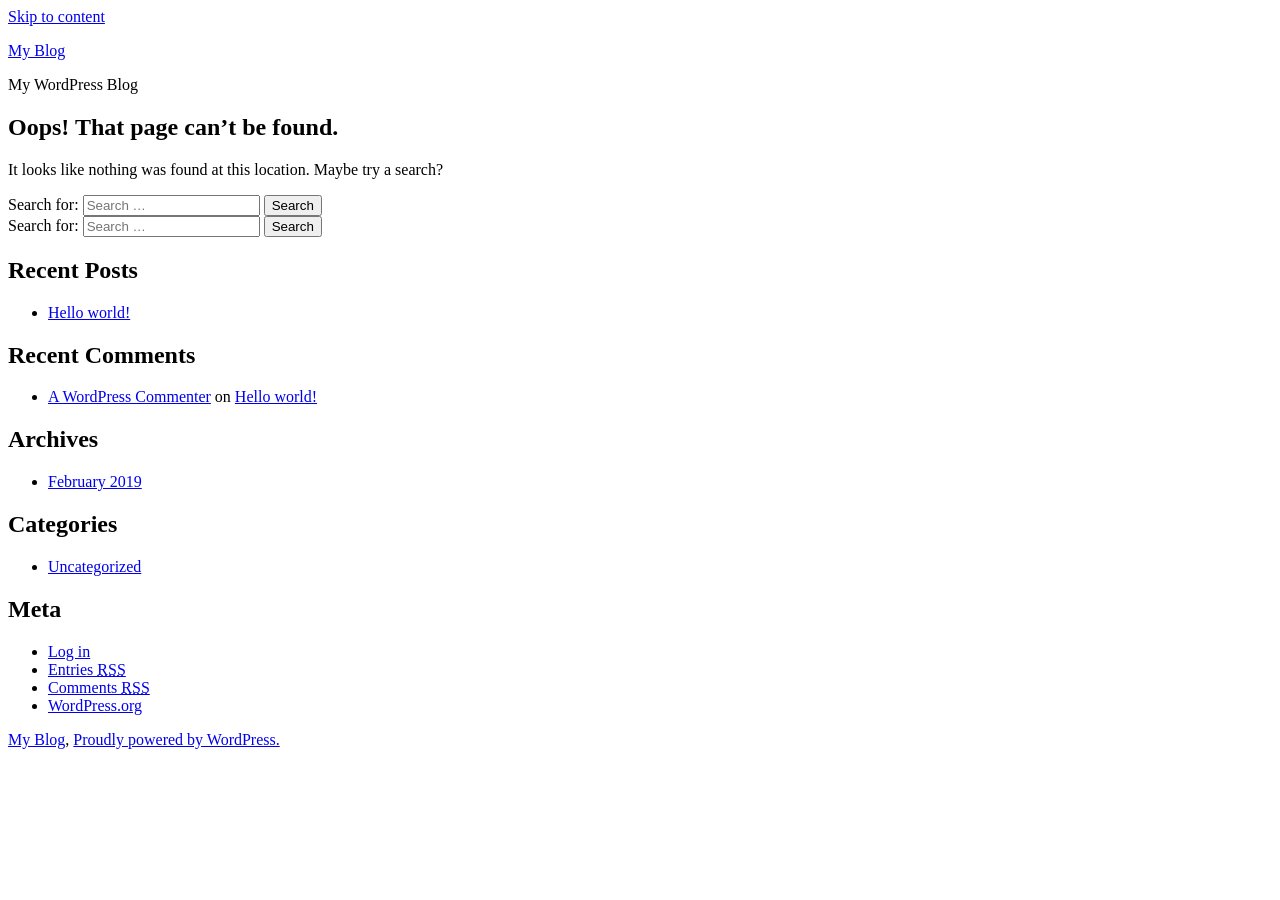
<file: fonts/bootstrap/glyphicons-halflings-regular-3.html>
<!doctype html>
<html lang="en-US">
<head>
	<meta charset="UTF-8" />
	<meta name="viewport" content="width=device-width, initial-scale=1" />
	<link rel="profile" href="https://gmpg.org/xfn/11" />
	<title>Page not found &#8211; My Blog</title>
<link rel='dns-prefetch' href='//s.w.org' />
<link rel="alternate" type="application/rss+xml" title="My Blog &raquo; Feed" href="http://trimatrixlab.com/feed/" />
<link rel="alternate" type="application/rss+xml" title="My Blog &raquo; Comments Feed" href="http://trimatrixlab.com/comments/feed/" />
		<script type="text/javascript">
			window._wpemojiSettings = {"baseUrl":"https:\/\/s.w.org\/images\/core\/emoji\/11\/72x72\/","ext":".png","svgUrl":"https:\/\/s.w.org\/images\/core\/emoji\/11\/svg\/","svgExt":".svg","source":{"concatemoji":"http:\/\/trimatrixlab.com\/wp-includes\/js\/wp-emoji-release.min.js?ver=5.0.7"}};
			!function(a,b,c){function d(a,b){var c=String.fromCharCode;l.clearRect(0,0,k.width,k.height),l.fillText(c.apply(this,a),0,0);var d=k.toDataURL();l.clearRect(0,0,k.width,k.height),l.fillText(c.apply(this,b),0,0);var e=k.toDataURL();return d===e}function e(a){var b;if(!l||!l.fillText)return!1;switch(l.textBaseline="top",l.font="600 32px Arial",a){case"flag":return!(b=d([55356,56826,55356,56819],[55356,56826,8203,55356,56819]))&&(b=d([55356,57332,56128,56423,56128,56418,56128,56421,56128,56430,56128,56423,56128,56447],[55356,57332,8203,56128,56423,8203,56128,56418,8203,56128,56421,8203,56128,56430,8203,56128,56423,8203,56128,56447]),!b);case"emoji":return b=d([55358,56760,9792,65039],[55358,56760,8203,9792,65039]),!b}return!1}function f(a){var c=b.createElement("script");c.src=a,c.defer=c.type="text/javascript",b.getElementsByTagName("head")[0].appendChild(c)}var g,h,i,j,k=b.createElement("canvas"),l=k.getContext&&k.getContext("2d");for(j=Array("flag","emoji"),c.supports={everything:!0,everythingExceptFlag:!0},i=0;i<j.length;i++)c.supports[j[i]]=e(j[i]),c.supports.everything=c.supports.everything&&c.supports[j[i]],"flag"!==j[i]&&(c.supports.everythingExceptFlag=c.supports.everythingExceptFlag&&c.supports[j[i]]);c.supports.everythingExceptFlag=c.supports.everythingExceptFlag&&!c.supports.flag,c.DOMReady=!1,c.readyCallback=function(){c.DOMReady=!0},c.supports.everything||(h=function(){c.readyCallback()},b.addEventListener?(b.addEventListener("DOMContentLoaded",h,!1),a.addEventListener("load",h,!1)):(a.attachEvent("onload",h),b.attachEvent("onreadystatechange",function(){"complete"===b.readyState&&c.readyCallback()})),g=c.source||{},g.concatemoji?f(g.concatemoji):g.wpemoji&&g.twemoji&&(f(g.twemoji),f(g.wpemoji)))}(window,document,window._wpemojiSettings);
		</script>
		<style type="text/css">
img.wp-smiley,
img.emoji {
	display: inline !important;
	border: none !important;
	box-shadow: none !important;
	height: 1em !important;
	width: 1em !important;
	margin: 0 .07em !important;
	vertical-align: -0.1em !important;
	background: none !important;
	padding: 0 !important;
}
</style>
<link rel='stylesheet' id='wp-block-library-css'  href='http://trimatrixlab.com/wp-includes/css/dist/block-library/style.min.css?ver=5.0.7' type='text/css' media='all' />
<link rel='stylesheet' id='wp-block-library-theme-css'  href='http://trimatrixlab.com/wp-includes/css/dist/block-library/theme.min.css?ver=5.0.7' type='text/css' media='all' />
<link rel='stylesheet' id='woocommerce-layout-css'  href='http://trimatrixlab.com/wp-content/plugins/woocommerce/assets/css/woocommerce-layout.css?ver=3.5.4' type='text/css' media='all' />
<link rel='stylesheet' id='woocommerce-smallscreen-css'  href='http://trimatrixlab.com/wp-content/plugins/woocommerce/assets/css/woocommerce-smallscreen.css?ver=3.5.4' type='text/css' media='only screen and (max-width: 768px)' />
<link rel='stylesheet' id='woocommerce-general-css'  href='//trimatrixlab.com/wp-content/plugins/woocommerce/assets/css/twenty-nineteen.css?ver=3.5.4' type='text/css' media='all' />
<style id='woocommerce-inline-inline-css' type='text/css'>
.woocommerce form .form-row .required { visibility: visible; }
</style>
<link rel='stylesheet' id='twentynineteen-style-css'  href='http://trimatrixlab.com/wp-content/themes/twentynineteen/style.css?ver=1.2' type='text/css' media='all' />
<link rel='stylesheet' id='twentynineteen-print-style-css'  href='http://trimatrixlab.com/wp-content/themes/twentynineteen/print.css?ver=1.2' type='text/css' media='print' />
<script type='text/javascript' src='http://trimatrixlab.com/wp-includes/js/jquery/jquery.js?ver=1.12.4'></script>
<script type='text/javascript' src='http://trimatrixlab.com/wp-includes/js/jquery/jquery-migrate.min.js?ver=1.4.1'></script>
<link rel='https://api.w.org/' href='http://trimatrixlab.com/wp-json/' />
<link rel="EditURI" type="application/rsd+xml" title="RSD" href="http://trimatrixlab.com/xmlrpc.php?rsd" />
<link rel="wlwmanifest" type="application/wlwmanifest+xml" href="http://trimatrixlab.com/wp-includes/wlwmanifest.xml" /> 
<meta name="generator" content="WordPress 5.0.7" />
<meta name="generator" content="WooCommerce 3.5.4" />
	<noscript><style>.woocommerce-product-gallery{ opacity: 1 !important; }</style></noscript>
			<style type="text/css">.recentcomments a{display:inline !important;padding:0 !important;margin:0 !important;}</style>
		</head>

<body class="error404 wp-embed-responsive woocommerce-no-js hfeed image-filters-enabled">
<div id="page" class="site">
	<a class="skip-link screen-reader-text" href="#content">Skip to content</a>

		<header id="masthead" class="site-header">

			<div class="site-branding-container">
				<div class="site-branding">

								<p class="site-title"><a href="http://trimatrixlab.com/" rel="home">My Blog</a></p>
			
				<p class="site-description">
				My WordPress Blog			</p>
			</div><!-- .site-branding -->
			</div><!-- .layout-wrap -->

					</header><!-- #masthead -->

	<div id="content" class="site-content">

	<section id="primary" class="content-area">
		<main id="main" class="site-main">

			<div class="error-404 not-found">
				<header class="page-header">
					<h1 class="page-title">Oops! That page can&rsquo;t be found.</h1>
				</header><!-- .page-header -->

				<div class="page-content">
					<p>It looks like nothing was found at this location. Maybe try a search?</p>
					<form role="search" method="get" class="search-form" action="http://trimatrixlab.com/">
				<label>
					<span class="screen-reader-text">Search for:</span>
					<input type="search" class="search-field" placeholder="Search &hellip;" value="" name="s" />
				</label>
				<input type="submit" class="search-submit" value="Search" />
			</form>				</div><!-- .page-content -->
			</div><!-- .error-404 -->

		</main><!-- #main -->
	</section><!-- #primary -->


	</div><!-- #content -->

	<footer id="colophon" class="site-footer">
		
	<aside class="widget-area" role="complementary" aria-label="Footer">
							<div class="widget-column footer-widget-1">
						<section id="search-2" class="widget widget_search"><form role="search" method="get" class="search-form" action="http://trimatrixlab.com/">
				<label>
					<span class="screen-reader-text">Search for:</span>
					<input type="search" class="search-field" placeholder="Search &hellip;" value="" name="s" />
				</label>
				<input type="submit" class="search-submit" value="Search" />
			</form></section>		<section id="recent-posts-2" class="widget widget_recent_entries">		<h2 class="widget-title">Recent Posts</h2>		<ul>
											<li>
					<a href="http://trimatrixlab.com/2019/02/05/hello-world/">Hello world!</a>
									</li>
					</ul>
		</section><section id="recent-comments-2" class="widget widget_recent_comments"><h2 class="widget-title">Recent Comments</h2><ul id="recentcomments"><li class="recentcomments"><span class="comment-author-link"><a href='https://wordpress.org/' rel='external nofollow' class='url'>A WordPress Commenter</a></span> on <a href="http://trimatrixlab.com/2019/02/05/hello-world/#comment-1">Hello world!</a></li></ul></section><section id="archives-2" class="widget widget_archive"><h2 class="widget-title">Archives</h2>		<ul>
			<li><a href='http://trimatrixlab.com/2019/02/'>February 2019</a></li>
		</ul>
		</section><section id="categories-2" class="widget widget_categories"><h2 class="widget-title">Categories</h2>		<ul>
	<li class="cat-item cat-item-1"><a href="http://trimatrixlab.com/category/uncategorized/" >Uncategorized</a>
</li>
		</ul>
</section><section id="meta-2" class="widget widget_meta"><h2 class="widget-title">Meta</h2>			<ul>
						<li><a href="http://trimatrixlab.com/wp-login.php">Log in</a></li>
			<li><a href="http://trimatrixlab.com/feed/">Entries <abbr title="Really Simple Syndication">RSS</abbr></a></li>
			<li><a href="http://trimatrixlab.com/comments/feed/">Comments <abbr title="Really Simple Syndication">RSS</abbr></a></li>
			<li><a href="https://wordpress.org/" title="Powered by WordPress, state-of-the-art semantic personal publishing platform.">WordPress.org</a></li>			</ul>
			</section>					</div>
					</aside><!-- .widget-area -->

		<div class="site-info">
										<a class="site-name" href="http://trimatrixlab.com/" rel="home">My Blog</a>,
						<a href="https://wordpress.org/" class="imprint">
				Proudly powered by WordPress.			</a>
								</div><!-- .site-info -->
	</footer><!-- #colophon -->

</div><!-- #page -->

	<script type="text/javascript">
		var c = document.body.className;
		c = c.replace(/woocommerce-no-js/, 'woocommerce-js');
		document.body.className = c;
	</script>
	<script type='text/javascript' src='http://trimatrixlab.com/wp-content/plugins/woocommerce/assets/js/jquery-blockui/jquery.blockUI.min.js?ver=2.70'></script>
<script type='text/javascript'>
/* <![CDATA[ */
var wc_add_to_cart_params = {"ajax_url":"\/wp-admin\/admin-ajax.php","wc_ajax_url":"\/?wc-ajax=%%endpoint%%","i18n_view_cart":"View cart","cart_url":"http:\/\/trimatrixlab.com","is_cart":"","cart_redirect_after_add":"no"};
/* ]]> */
</script>
<script type='text/javascript' src='http://trimatrixlab.com/wp-content/plugins/woocommerce/assets/js/frontend/add-to-cart.min.js?ver=3.5.4'></script>
<script type='text/javascript' src='http://trimatrixlab.com/wp-content/plugins/woocommerce/assets/js/js-cookie/js.cookie.min.js?ver=2.1.4'></script>
<script type='text/javascript'>
/* <![CDATA[ */
var woocommerce_params = {"ajax_url":"\/wp-admin\/admin-ajax.php","wc_ajax_url":"\/?wc-ajax=%%endpoint%%"};
/* ]]> */
</script>
<script type='text/javascript' src='http://trimatrixlab.com/wp-content/plugins/woocommerce/assets/js/frontend/woocommerce.min.js?ver=3.5.4'></script>
<script type='text/javascript'>
/* <![CDATA[ */
var wc_cart_fragments_params = {"ajax_url":"\/wp-admin\/admin-ajax.php","wc_ajax_url":"\/?wc-ajax=%%endpoint%%","cart_hash_key":"wc_cart_hash_40769bd518ee335c4025a80cac467cdd","fragment_name":"wc_fragments_40769bd518ee335c4025a80cac467cdd"};
/* ]]> */
</script>
<script type='text/javascript' src='http://trimatrixlab.com/wp-content/plugins/woocommerce/assets/js/frontend/cart-fragments.min.js?ver=3.5.4'></script>
<script type='text/javascript' src='http://trimatrixlab.com/wp-includes/js/wp-embed.min.js?ver=5.0.7'></script>
	<script>
	/(trident|msie)/i.test(navigator.userAgent)&&document.getElementById&&window.addEventListener&&window.addEventListener("hashchange",function(){var t,e=location.hash.substring(1);/^[A-z0-9_-]+$/.test(e)&&(t=document.getElementById(e))&&(/^(?:a|select|input|button|textarea)$/i.test(t.tagName)||(t.tabIndex=-1),t.focus())},!1);
	</script>
	
</body>
</html>

<!--
Performance optimized by W3 Total Cache. Learn more: https://www.w3-edge.com/products/

Object Caching 710/18 objects using apc
Page Caching using apc (Page is 404) 
Database Caching 5/7 queries in 0.002 seconds using apc

Served from: trimatrixlab.com @ 2019-11-20 11:47:49 by W3 Total Cache
-->
</file>
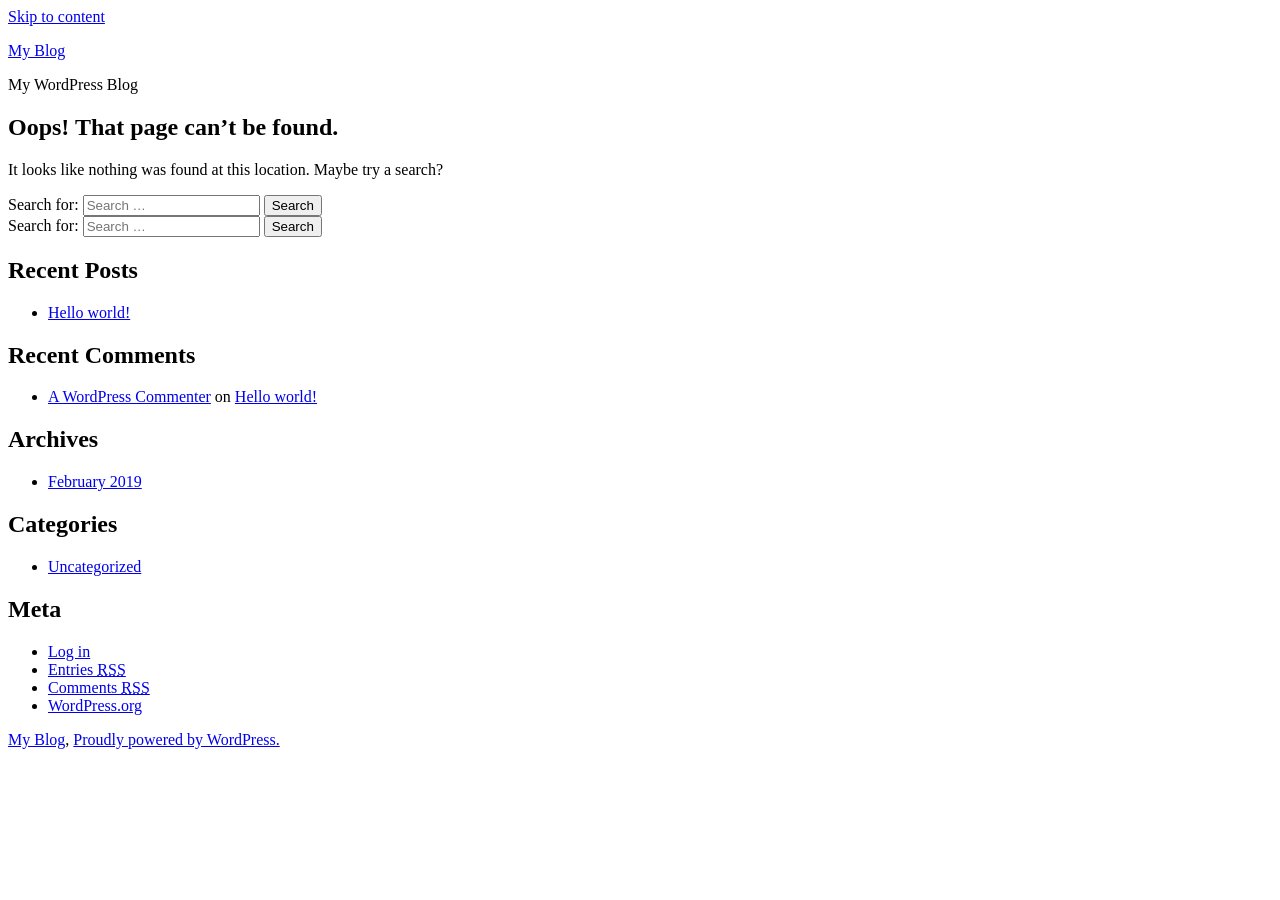
<file: fonts/bootstrap/glyphicons-halflings-regular-4.html>
<!doctype html>
<html lang="en-US">
<head>
	<meta charset="UTF-8" />
	<meta name="viewport" content="width=device-width, initial-scale=1" />
	<link rel="profile" href="https://gmpg.org/xfn/11" />
	<title>Page not found &#8211; My Blog</title>
<link rel='dns-prefetch' href='//s.w.org' />
<link rel="alternate" type="application/rss+xml" title="My Blog &raquo; Feed" href="http://trimatrixlab.com/feed/" />
<link rel="alternate" type="application/rss+xml" title="My Blog &raquo; Comments Feed" href="http://trimatrixlab.com/comments/feed/" />
		<script type="text/javascript">
			window._wpemojiSettings = {"baseUrl":"https:\/\/s.w.org\/images\/core\/emoji\/11\/72x72\/","ext":".png","svgUrl":"https:\/\/s.w.org\/images\/core\/emoji\/11\/svg\/","svgExt":".svg","source":{"concatemoji":"http:\/\/trimatrixlab.com\/wp-includes\/js\/wp-emoji-release.min.js?ver=5.0.7"}};
			!function(a,b,c){function d(a,b){var c=String.fromCharCode;l.clearRect(0,0,k.width,k.height),l.fillText(c.apply(this,a),0,0);var d=k.toDataURL();l.clearRect(0,0,k.width,k.height),l.fillText(c.apply(this,b),0,0);var e=k.toDataURL();return d===e}function e(a){var b;if(!l||!l.fillText)return!1;switch(l.textBaseline="top",l.font="600 32px Arial",a){case"flag":return!(b=d([55356,56826,55356,56819],[55356,56826,8203,55356,56819]))&&(b=d([55356,57332,56128,56423,56128,56418,56128,56421,56128,56430,56128,56423,56128,56447],[55356,57332,8203,56128,56423,8203,56128,56418,8203,56128,56421,8203,56128,56430,8203,56128,56423,8203,56128,56447]),!b);case"emoji":return b=d([55358,56760,9792,65039],[55358,56760,8203,9792,65039]),!b}return!1}function f(a){var c=b.createElement("script");c.src=a,c.defer=c.type="text/javascript",b.getElementsByTagName("head")[0].appendChild(c)}var g,h,i,j,k=b.createElement("canvas"),l=k.getContext&&k.getContext("2d");for(j=Array("flag","emoji"),c.supports={everything:!0,everythingExceptFlag:!0},i=0;i<j.length;i++)c.supports[j[i]]=e(j[i]),c.supports.everything=c.supports.everything&&c.supports[j[i]],"flag"!==j[i]&&(c.supports.everythingExceptFlag=c.supports.everythingExceptFlag&&c.supports[j[i]]);c.supports.everythingExceptFlag=c.supports.everythingExceptFlag&&!c.supports.flag,c.DOMReady=!1,c.readyCallback=function(){c.DOMReady=!0},c.supports.everything||(h=function(){c.readyCallback()},b.addEventListener?(b.addEventListener("DOMContentLoaded",h,!1),a.addEventListener("load",h,!1)):(a.attachEvent("onload",h),b.attachEvent("onreadystatechange",function(){"complete"===b.readyState&&c.readyCallback()})),g=c.source||{},g.concatemoji?f(g.concatemoji):g.wpemoji&&g.twemoji&&(f(g.twemoji),f(g.wpemoji)))}(window,document,window._wpemojiSettings);
		</script>
		<style type="text/css">
img.wp-smiley,
img.emoji {
	display: inline !important;
	border: none !important;
	box-shadow: none !important;
	height: 1em !important;
	width: 1em !important;
	margin: 0 .07em !important;
	vertical-align: -0.1em !important;
	background: none !important;
	padding: 0 !important;
}
</style>
<link rel='stylesheet' id='wp-block-library-css'  href='http://trimatrixlab.com/wp-includes/css/dist/block-library/style.min.css?ver=5.0.7' type='text/css' media='all' />
<link rel='stylesheet' id='wp-block-library-theme-css'  href='http://trimatrixlab.com/wp-includes/css/dist/block-library/theme.min.css?ver=5.0.7' type='text/css' media='all' />
<link rel='stylesheet' id='woocommerce-layout-css'  href='http://trimatrixlab.com/wp-content/plugins/woocommerce/assets/css/woocommerce-layout.css?ver=3.5.4' type='text/css' media='all' />
<link rel='stylesheet' id='woocommerce-smallscreen-css'  href='http://trimatrixlab.com/wp-content/plugins/woocommerce/assets/css/woocommerce-smallscreen.css?ver=3.5.4' type='text/css' media='only screen and (max-width: 768px)' />
<link rel='stylesheet' id='woocommerce-general-css'  href='//trimatrixlab.com/wp-content/plugins/woocommerce/assets/css/twenty-nineteen.css?ver=3.5.4' type='text/css' media='all' />
<style id='woocommerce-inline-inline-css' type='text/css'>
.woocommerce form .form-row .required { visibility: visible; }
</style>
<link rel='stylesheet' id='twentynineteen-style-css'  href='http://trimatrixlab.com/wp-content/themes/twentynineteen/style.css?ver=1.2' type='text/css' media='all' />
<link rel='stylesheet' id='twentynineteen-print-style-css'  href='http://trimatrixlab.com/wp-content/themes/twentynineteen/print.css?ver=1.2' type='text/css' media='print' />
<script type='text/javascript' src='http://trimatrixlab.com/wp-includes/js/jquery/jquery.js?ver=1.12.4'></script>
<script type='text/javascript' src='http://trimatrixlab.com/wp-includes/js/jquery/jquery-migrate.min.js?ver=1.4.1'></script>
<link rel='https://api.w.org/' href='http://trimatrixlab.com/wp-json/' />
<link rel="EditURI" type="application/rsd+xml" title="RSD" href="http://trimatrixlab.com/xmlrpc.php?rsd" />
<link rel="wlwmanifest" type="application/wlwmanifest+xml" href="http://trimatrixlab.com/wp-includes/wlwmanifest.xml" /> 
<meta name="generator" content="WordPress 5.0.7" />
<meta name="generator" content="WooCommerce 3.5.4" />
	<noscript><style>.woocommerce-product-gallery{ opacity: 1 !important; }</style></noscript>
			<style type="text/css">.recentcomments a{display:inline !important;padding:0 !important;margin:0 !important;}</style>
		</head>

<body class="error404 wp-embed-responsive woocommerce-no-js hfeed image-filters-enabled">
<div id="page" class="site">
	<a class="skip-link screen-reader-text" href="#content">Skip to content</a>

		<header id="masthead" class="site-header">

			<div class="site-branding-container">
				<div class="site-branding">

								<p class="site-title"><a href="http://trimatrixlab.com/" rel="home">My Blog</a></p>
			
				<p class="site-description">
				My WordPress Blog			</p>
			</div><!-- .site-branding -->
			</div><!-- .layout-wrap -->

					</header><!-- #masthead -->

	<div id="content" class="site-content">

	<section id="primary" class="content-area">
		<main id="main" class="site-main">

			<div class="error-404 not-found">
				<header class="page-header">
					<h1 class="page-title">Oops! That page can&rsquo;t be found.</h1>
				</header><!-- .page-header -->

				<div class="page-content">
					<p>It looks like nothing was found at this location. Maybe try a search?</p>
					<form role="search" method="get" class="search-form" action="http://trimatrixlab.com/">
				<label>
					<span class="screen-reader-text">Search for:</span>
					<input type="search" class="search-field" placeholder="Search &hellip;" value="" name="s" />
				</label>
				<input type="submit" class="search-submit" value="Search" />
			</form>				</div><!-- .page-content -->
			</div><!-- .error-404 -->

		</main><!-- #main -->
	</section><!-- #primary -->


	</div><!-- #content -->

	<footer id="colophon" class="site-footer">
		
	<aside class="widget-area" role="complementary" aria-label="Footer">
							<div class="widget-column footer-widget-1">
						<section id="search-2" class="widget widget_search"><form role="search" method="get" class="search-form" action="http://trimatrixlab.com/">
				<label>
					<span class="screen-reader-text">Search for:</span>
					<input type="search" class="search-field" placeholder="Search &hellip;" value="" name="s" />
				</label>
				<input type="submit" class="search-submit" value="Search" />
			</form></section>		<section id="recent-posts-2" class="widget widget_recent_entries">		<h2 class="widget-title">Recent Posts</h2>		<ul>
											<li>
					<a href="http://trimatrixlab.com/2019/02/05/hello-world/">Hello world!</a>
									</li>
					</ul>
		</section><section id="recent-comments-2" class="widget widget_recent_comments"><h2 class="widget-title">Recent Comments</h2><ul id="recentcomments"><li class="recentcomments"><span class="comment-author-link"><a href='https://wordpress.org/' rel='external nofollow' class='url'>A WordPress Commenter</a></span> on <a href="http://trimatrixlab.com/2019/02/05/hello-world/#comment-1">Hello world!</a></li></ul></section><section id="archives-2" class="widget widget_archive"><h2 class="widget-title">Archives</h2>		<ul>
			<li><a href='http://trimatrixlab.com/2019/02/'>February 2019</a></li>
		</ul>
		</section><section id="categories-2" class="widget widget_categories"><h2 class="widget-title">Categories</h2>		<ul>
	<li class="cat-item cat-item-1"><a href="http://trimatrixlab.com/category/uncategorized/" >Uncategorized</a>
</li>
		</ul>
</section><section id="meta-2" class="widget widget_meta"><h2 class="widget-title">Meta</h2>			<ul>
						<li><a href="http://trimatrixlab.com/wp-login.php">Log in</a></li>
			<li><a href="http://trimatrixlab.com/feed/">Entries <abbr title="Really Simple Syndication">RSS</abbr></a></li>
			<li><a href="http://trimatrixlab.com/comments/feed/">Comments <abbr title="Really Simple Syndication">RSS</abbr></a></li>
			<li><a href="https://wordpress.org/" title="Powered by WordPress, state-of-the-art semantic personal publishing platform.">WordPress.org</a></li>			</ul>
			</section>					</div>
					</aside><!-- .widget-area -->

		<div class="site-info">
										<a class="site-name" href="http://trimatrixlab.com/" rel="home">My Blog</a>,
						<a href="https://wordpress.org/" class="imprint">
				Proudly powered by WordPress.			</a>
								</div><!-- .site-info -->
	</footer><!-- #colophon -->

</div><!-- #page -->

	<script type="text/javascript">
		var c = document.body.className;
		c = c.replace(/woocommerce-no-js/, 'woocommerce-js');
		document.body.className = c;
	</script>
	<script type='text/javascript' src='http://trimatrixlab.com/wp-content/plugins/woocommerce/assets/js/jquery-blockui/jquery.blockUI.min.js?ver=2.70'></script>
<script type='text/javascript'>
/* <![CDATA[ */
var wc_add_to_cart_params = {"ajax_url":"\/wp-admin\/admin-ajax.php","wc_ajax_url":"\/?wc-ajax=%%endpoint%%","i18n_view_cart":"View cart","cart_url":"http:\/\/trimatrixlab.com","is_cart":"","cart_redirect_after_add":"no"};
/* ]]> */
</script>
<script type='text/javascript' src='http://trimatrixlab.com/wp-content/plugins/woocommerce/assets/js/frontend/add-to-cart.min.js?ver=3.5.4'></script>
<script type='text/javascript' src='http://trimatrixlab.com/wp-content/plugins/woocommerce/assets/js/js-cookie/js.cookie.min.js?ver=2.1.4'></script>
<script type='text/javascript'>
/* <![CDATA[ */
var woocommerce_params = {"ajax_url":"\/wp-admin\/admin-ajax.php","wc_ajax_url":"\/?wc-ajax=%%endpoint%%"};
/* ]]> */
</script>
<script type='text/javascript' src='http://trimatrixlab.com/wp-content/plugins/woocommerce/assets/js/frontend/woocommerce.min.js?ver=3.5.4'></script>
<script type='text/javascript'>
/* <![CDATA[ */
var wc_cart_fragments_params = {"ajax_url":"\/wp-admin\/admin-ajax.php","wc_ajax_url":"\/?wc-ajax=%%endpoint%%","cart_hash_key":"wc_cart_hash_40769bd518ee335c4025a80cac467cdd","fragment_name":"wc_fragments_40769bd518ee335c4025a80cac467cdd"};
/* ]]> */
</script>
<script type='text/javascript' src='http://trimatrixlab.com/wp-content/plugins/woocommerce/assets/js/frontend/cart-fragments.min.js?ver=3.5.4'></script>
<script type='text/javascript' src='http://trimatrixlab.com/wp-includes/js/wp-embed.min.js?ver=5.0.7'></script>
	<script>
	/(trident|msie)/i.test(navigator.userAgent)&&document.getElementById&&window.addEventListener&&window.addEventListener("hashchange",function(){var t,e=location.hash.substring(1);/^[A-z0-9_-]+$/.test(e)&&(t=document.getElementById(e))&&(/^(?:a|select|input|button|textarea)$/i.test(t.tagName)||(t.tabIndex=-1),t.focus())},!1);
	</script>
	
</body>
</html>

<!--
Performance optimized by W3 Total Cache. Learn more: https://www.w3-edge.com/products/

Object Caching 710/18 objects using apc
Page Caching using apc (Page is 404) 
Database Caching 5/7 queries in 0.014 seconds using apc

Served from: trimatrixlab.com @ 2019-11-20 11:47:50 by W3 Total Cache
-->
</file>
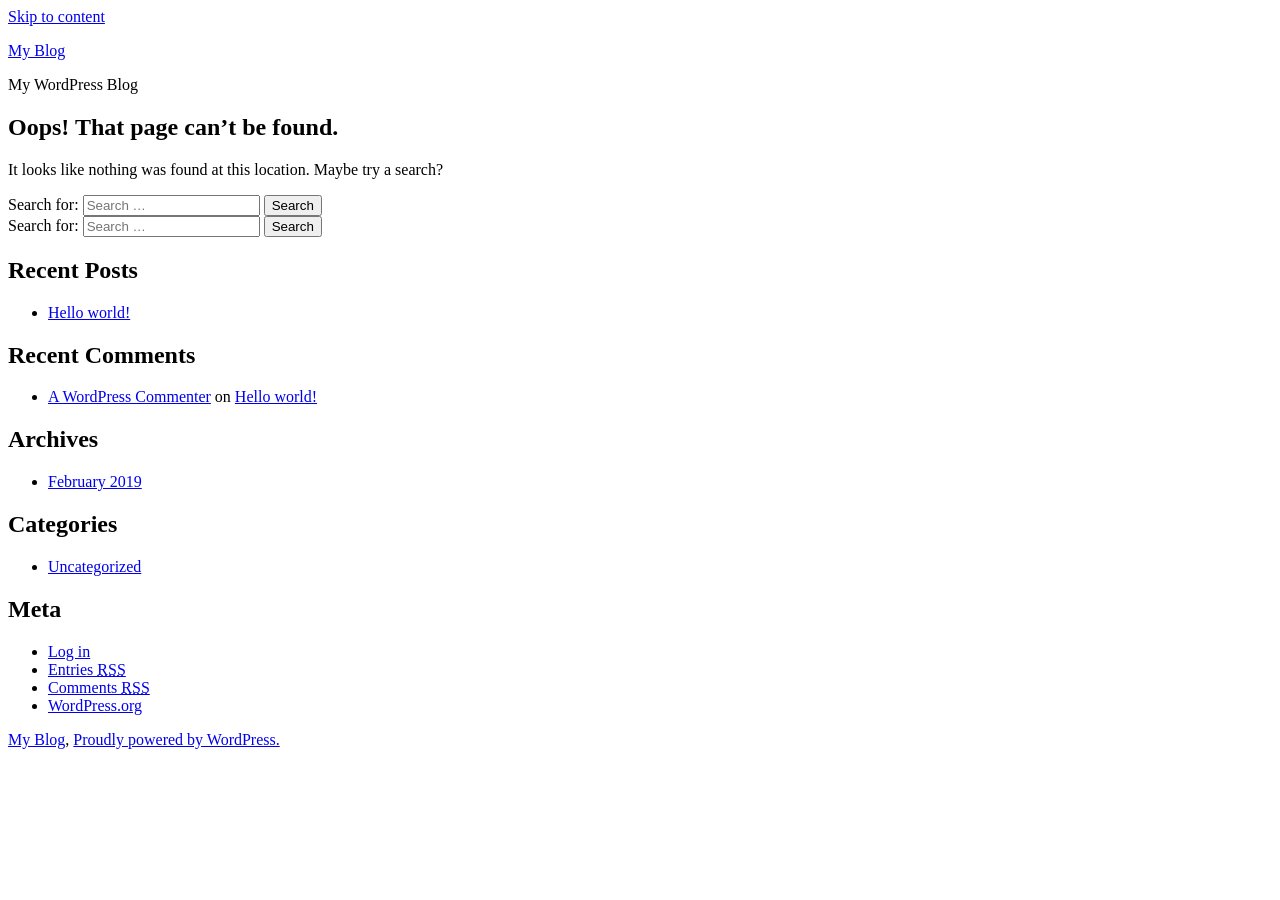
<file: fonts/bootstrap/glyphicons-halflings-regular-5.html>
<!doctype html>
<html lang="en-US">
<head>
	<meta charset="UTF-8" />
	<meta name="viewport" content="width=device-width, initial-scale=1" />
	<link rel="profile" href="https://gmpg.org/xfn/11" />
	<title>Page not found &#8211; My Blog</title>
<link rel='dns-prefetch' href='//s.w.org' />
<link rel="alternate" type="application/rss+xml" title="My Blog &raquo; Feed" href="http://trimatrixlab.com/feed/" />
<link rel="alternate" type="application/rss+xml" title="My Blog &raquo; Comments Feed" href="http://trimatrixlab.com/comments/feed/" />
		<script type="text/javascript">
			window._wpemojiSettings = {"baseUrl":"https:\/\/s.w.org\/images\/core\/emoji\/11\/72x72\/","ext":".png","svgUrl":"https:\/\/s.w.org\/images\/core\/emoji\/11\/svg\/","svgExt":".svg","source":{"concatemoji":"http:\/\/trimatrixlab.com\/wp-includes\/js\/wp-emoji-release.min.js?ver=5.0.7"}};
			!function(a,b,c){function d(a,b){var c=String.fromCharCode;l.clearRect(0,0,k.width,k.height),l.fillText(c.apply(this,a),0,0);var d=k.toDataURL();l.clearRect(0,0,k.width,k.height),l.fillText(c.apply(this,b),0,0);var e=k.toDataURL();return d===e}function e(a){var b;if(!l||!l.fillText)return!1;switch(l.textBaseline="top",l.font="600 32px Arial",a){case"flag":return!(b=d([55356,56826,55356,56819],[55356,56826,8203,55356,56819]))&&(b=d([55356,57332,56128,56423,56128,56418,56128,56421,56128,56430,56128,56423,56128,56447],[55356,57332,8203,56128,56423,8203,56128,56418,8203,56128,56421,8203,56128,56430,8203,56128,56423,8203,56128,56447]),!b);case"emoji":return b=d([55358,56760,9792,65039],[55358,56760,8203,9792,65039]),!b}return!1}function f(a){var c=b.createElement("script");c.src=a,c.defer=c.type="text/javascript",b.getElementsByTagName("head")[0].appendChild(c)}var g,h,i,j,k=b.createElement("canvas"),l=k.getContext&&k.getContext("2d");for(j=Array("flag","emoji"),c.supports={everything:!0,everythingExceptFlag:!0},i=0;i<j.length;i++)c.supports[j[i]]=e(j[i]),c.supports.everything=c.supports.everything&&c.supports[j[i]],"flag"!==j[i]&&(c.supports.everythingExceptFlag=c.supports.everythingExceptFlag&&c.supports[j[i]]);c.supports.everythingExceptFlag=c.supports.everythingExceptFlag&&!c.supports.flag,c.DOMReady=!1,c.readyCallback=function(){c.DOMReady=!0},c.supports.everything||(h=function(){c.readyCallback()},b.addEventListener?(b.addEventListener("DOMContentLoaded",h,!1),a.addEventListener("load",h,!1)):(a.attachEvent("onload",h),b.attachEvent("onreadystatechange",function(){"complete"===b.readyState&&c.readyCallback()})),g=c.source||{},g.concatemoji?f(g.concatemoji):g.wpemoji&&g.twemoji&&(f(g.twemoji),f(g.wpemoji)))}(window,document,window._wpemojiSettings);
		</script>
		<style type="text/css">
img.wp-smiley,
img.emoji {
	display: inline !important;
	border: none !important;
	box-shadow: none !important;
	height: 1em !important;
	width: 1em !important;
	margin: 0 .07em !important;
	vertical-align: -0.1em !important;
	background: none !important;
	padding: 0 !important;
}
</style>
<link rel='stylesheet' id='wp-block-library-css'  href='http://trimatrixlab.com/wp-includes/css/dist/block-library/style.min.css?ver=5.0.7' type='text/css' media='all' />
<link rel='stylesheet' id='wp-block-library-theme-css'  href='http://trimatrixlab.com/wp-includes/css/dist/block-library/theme.min.css?ver=5.0.7' type='text/css' media='all' />
<link rel='stylesheet' id='woocommerce-layout-css'  href='http://trimatrixlab.com/wp-content/plugins/woocommerce/assets/css/woocommerce-layout.css?ver=3.5.4' type='text/css' media='all' />
<link rel='stylesheet' id='woocommerce-smallscreen-css'  href='http://trimatrixlab.com/wp-content/plugins/woocommerce/assets/css/woocommerce-smallscreen.css?ver=3.5.4' type='text/css' media='only screen and (max-width: 768px)' />
<link rel='stylesheet' id='woocommerce-general-css'  href='//trimatrixlab.com/wp-content/plugins/woocommerce/assets/css/twenty-nineteen.css?ver=3.5.4' type='text/css' media='all' />
<style id='woocommerce-inline-inline-css' type='text/css'>
.woocommerce form .form-row .required { visibility: visible; }
</style>
<link rel='stylesheet' id='twentynineteen-style-css'  href='http://trimatrixlab.com/wp-content/themes/twentynineteen/style.css?ver=1.2' type='text/css' media='all' />
<link rel='stylesheet' id='twentynineteen-print-style-css'  href='http://trimatrixlab.com/wp-content/themes/twentynineteen/print.css?ver=1.2' type='text/css' media='print' />
<script type='text/javascript' src='http://trimatrixlab.com/wp-includes/js/jquery/jquery.js?ver=1.12.4'></script>
<script type='text/javascript' src='http://trimatrixlab.com/wp-includes/js/jquery/jquery-migrate.min.js?ver=1.4.1'></script>
<link rel='https://api.w.org/' href='http://trimatrixlab.com/wp-json/' />
<link rel="EditURI" type="application/rsd+xml" title="RSD" href="http://trimatrixlab.com/xmlrpc.php?rsd" />
<link rel="wlwmanifest" type="application/wlwmanifest+xml" href="http://trimatrixlab.com/wp-includes/wlwmanifest.xml" /> 
<meta name="generator" content="WordPress 5.0.7" />
<meta name="generator" content="WooCommerce 3.5.4" />
	<noscript><style>.woocommerce-product-gallery{ opacity: 1 !important; }</style></noscript>
			<style type="text/css">.recentcomments a{display:inline !important;padding:0 !important;margin:0 !important;}</style>
		</head>

<body class="error404 wp-embed-responsive woocommerce-no-js hfeed image-filters-enabled">
<div id="page" class="site">
	<a class="skip-link screen-reader-text" href="#content">Skip to content</a>

		<header id="masthead" class="site-header">

			<div class="site-branding-container">
				<div class="site-branding">

								<p class="site-title"><a href="http://trimatrixlab.com/" rel="home">My Blog</a></p>
			
				<p class="site-description">
				My WordPress Blog			</p>
			</div><!-- .site-branding -->
			</div><!-- .layout-wrap -->

					</header><!-- #masthead -->

	<div id="content" class="site-content">

	<section id="primary" class="content-area">
		<main id="main" class="site-main">

			<div class="error-404 not-found">
				<header class="page-header">
					<h1 class="page-title">Oops! That page can&rsquo;t be found.</h1>
				</header><!-- .page-header -->

				<div class="page-content">
					<p>It looks like nothing was found at this location. Maybe try a search?</p>
					<form role="search" method="get" class="search-form" action="http://trimatrixlab.com/">
				<label>
					<span class="screen-reader-text">Search for:</span>
					<input type="search" class="search-field" placeholder="Search &hellip;" value="" name="s" />
				</label>
				<input type="submit" class="search-submit" value="Search" />
			</form>				</div><!-- .page-content -->
			</div><!-- .error-404 -->

		</main><!-- #main -->
	</section><!-- #primary -->


	</div><!-- #content -->

	<footer id="colophon" class="site-footer">
		
	<aside class="widget-area" role="complementary" aria-label="Footer">
							<div class="widget-column footer-widget-1">
						<section id="search-2" class="widget widget_search"><form role="search" method="get" class="search-form" action="http://trimatrixlab.com/">
				<label>
					<span class="screen-reader-text">Search for:</span>
					<input type="search" class="search-field" placeholder="Search &hellip;" value="" name="s" />
				</label>
				<input type="submit" class="search-submit" value="Search" />
			</form></section>		<section id="recent-posts-2" class="widget widget_recent_entries">		<h2 class="widget-title">Recent Posts</h2>		<ul>
											<li>
					<a href="http://trimatrixlab.com/2019/02/05/hello-world/">Hello world!</a>
									</li>
					</ul>
		</section><section id="recent-comments-2" class="widget widget_recent_comments"><h2 class="widget-title">Recent Comments</h2><ul id="recentcomments"><li class="recentcomments"><span class="comment-author-link"><a href='https://wordpress.org/' rel='external nofollow' class='url'>A WordPress Commenter</a></span> on <a href="http://trimatrixlab.com/2019/02/05/hello-world/#comment-1">Hello world!</a></li></ul></section><section id="archives-2" class="widget widget_archive"><h2 class="widget-title">Archives</h2>		<ul>
			<li><a href='http://trimatrixlab.com/2019/02/'>February 2019</a></li>
		</ul>
		</section><section id="categories-2" class="widget widget_categories"><h2 class="widget-title">Categories</h2>		<ul>
	<li class="cat-item cat-item-1"><a href="http://trimatrixlab.com/category/uncategorized/" >Uncategorized</a>
</li>
		</ul>
</section><section id="meta-2" class="widget widget_meta"><h2 class="widget-title">Meta</h2>			<ul>
						<li><a href="http://trimatrixlab.com/wp-login.php">Log in</a></li>
			<li><a href="http://trimatrixlab.com/feed/">Entries <abbr title="Really Simple Syndication">RSS</abbr></a></li>
			<li><a href="http://trimatrixlab.com/comments/feed/">Comments <abbr title="Really Simple Syndication">RSS</abbr></a></li>
			<li><a href="https://wordpress.org/" title="Powered by WordPress, state-of-the-art semantic personal publishing platform.">WordPress.org</a></li>			</ul>
			</section>					</div>
					</aside><!-- .widget-area -->

		<div class="site-info">
										<a class="site-name" href="http://trimatrixlab.com/" rel="home">My Blog</a>,
						<a href="https://wordpress.org/" class="imprint">
				Proudly powered by WordPress.			</a>
								</div><!-- .site-info -->
	</footer><!-- #colophon -->

</div><!-- #page -->

	<script type="text/javascript">
		var c = document.body.className;
		c = c.replace(/woocommerce-no-js/, 'woocommerce-js');
		document.body.className = c;
	</script>
	<script type='text/javascript' src='http://trimatrixlab.com/wp-content/plugins/woocommerce/assets/js/jquery-blockui/jquery.blockUI.min.js?ver=2.70'></script>
<script type='text/javascript'>
/* <![CDATA[ */
var wc_add_to_cart_params = {"ajax_url":"\/wp-admin\/admin-ajax.php","wc_ajax_url":"\/?wc-ajax=%%endpoint%%","i18n_view_cart":"View cart","cart_url":"http:\/\/trimatrixlab.com","is_cart":"","cart_redirect_after_add":"no"};
/* ]]> */
</script>
<script type='text/javascript' src='http://trimatrixlab.com/wp-content/plugins/woocommerce/assets/js/frontend/add-to-cart.min.js?ver=3.5.4'></script>
<script type='text/javascript' src='http://trimatrixlab.com/wp-content/plugins/woocommerce/assets/js/js-cookie/js.cookie.min.js?ver=2.1.4'></script>
<script type='text/javascript'>
/* <![CDATA[ */
var woocommerce_params = {"ajax_url":"\/wp-admin\/admin-ajax.php","wc_ajax_url":"\/?wc-ajax=%%endpoint%%"};
/* ]]> */
</script>
<script type='text/javascript' src='http://trimatrixlab.com/wp-content/plugins/woocommerce/assets/js/frontend/woocommerce.min.js?ver=3.5.4'></script>
<script type='text/javascript'>
/* <![CDATA[ */
var wc_cart_fragments_params = {"ajax_url":"\/wp-admin\/admin-ajax.php","wc_ajax_url":"\/?wc-ajax=%%endpoint%%","cart_hash_key":"wc_cart_hash_40769bd518ee335c4025a80cac467cdd","fragment_name":"wc_fragments_40769bd518ee335c4025a80cac467cdd"};
/* ]]> */
</script>
<script type='text/javascript' src='http://trimatrixlab.com/wp-content/plugins/woocommerce/assets/js/frontend/cart-fragments.min.js?ver=3.5.4'></script>
<script type='text/javascript' src='http://trimatrixlab.com/wp-includes/js/wp-embed.min.js?ver=5.0.7'></script>
	<script>
	/(trident|msie)/i.test(navigator.userAgent)&&document.getElementById&&window.addEventListener&&window.addEventListener("hashchange",function(){var t,e=location.hash.substring(1);/^[A-z0-9_-]+$/.test(e)&&(t=document.getElementById(e))&&(/^(?:a|select|input|button|textarea)$/i.test(t.tagName)||(t.tabIndex=-1),t.focus())},!1);
	</script>
	
</body>
</html>

<!--
Performance optimized by W3 Total Cache. Learn more: https://www.w3-edge.com/products/

Object Caching 710/18 objects using apc
Page Caching using apc (Page is 404) 
Database Caching 5/7 queries in 0.005 seconds using apc

Served from: trimatrixlab.com @ 2019-11-20 11:47:51 by W3 Total Cache
-->
</file>
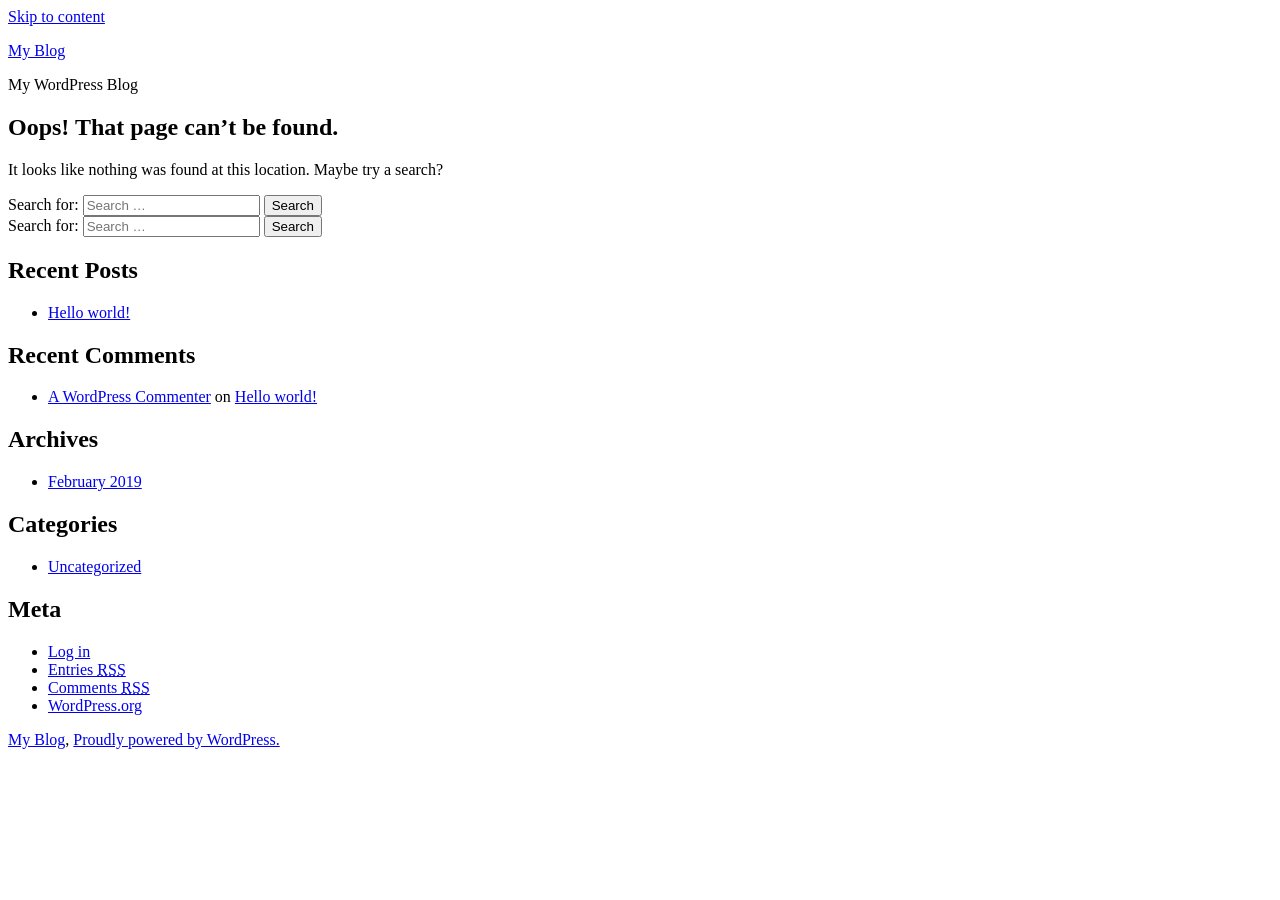
<file: fonts/bootstrap/glyphicons-halflings-regular.html>
<!doctype html>
<html lang="en-US">
<head>
	<meta charset="UTF-8" />
	<meta name="viewport" content="width=device-width, initial-scale=1" />
	<link rel="profile" href="https://gmpg.org/xfn/11" />
	<title>Page not found &#8211; My Blog</title>
<link rel='dns-prefetch' href='//s.w.org' />
<link rel="alternate" type="application/rss+xml" title="My Blog &raquo; Feed" href="http://trimatrixlab.com/feed/" />
<link rel="alternate" type="application/rss+xml" title="My Blog &raquo; Comments Feed" href="http://trimatrixlab.com/comments/feed/" />
		<script type="text/javascript">
			window._wpemojiSettings = {"baseUrl":"https:\/\/s.w.org\/images\/core\/emoji\/11\/72x72\/","ext":".png","svgUrl":"https:\/\/s.w.org\/images\/core\/emoji\/11\/svg\/","svgExt":".svg","source":{"concatemoji":"http:\/\/trimatrixlab.com\/wp-includes\/js\/wp-emoji-release.min.js?ver=5.0.7"}};
			!function(a,b,c){function d(a,b){var c=String.fromCharCode;l.clearRect(0,0,k.width,k.height),l.fillText(c.apply(this,a),0,0);var d=k.toDataURL();l.clearRect(0,0,k.width,k.height),l.fillText(c.apply(this,b),0,0);var e=k.toDataURL();return d===e}function e(a){var b;if(!l||!l.fillText)return!1;switch(l.textBaseline="top",l.font="600 32px Arial",a){case"flag":return!(b=d([55356,56826,55356,56819],[55356,56826,8203,55356,56819]))&&(b=d([55356,57332,56128,56423,56128,56418,56128,56421,56128,56430,56128,56423,56128,56447],[55356,57332,8203,56128,56423,8203,56128,56418,8203,56128,56421,8203,56128,56430,8203,56128,56423,8203,56128,56447]),!b);case"emoji":return b=d([55358,56760,9792,65039],[55358,56760,8203,9792,65039]),!b}return!1}function f(a){var c=b.createElement("script");c.src=a,c.defer=c.type="text/javascript",b.getElementsByTagName("head")[0].appendChild(c)}var g,h,i,j,k=b.createElement("canvas"),l=k.getContext&&k.getContext("2d");for(j=Array("flag","emoji"),c.supports={everything:!0,everythingExceptFlag:!0},i=0;i<j.length;i++)c.supports[j[i]]=e(j[i]),c.supports.everything=c.supports.everything&&c.supports[j[i]],"flag"!==j[i]&&(c.supports.everythingExceptFlag=c.supports.everythingExceptFlag&&c.supports[j[i]]);c.supports.everythingExceptFlag=c.supports.everythingExceptFlag&&!c.supports.flag,c.DOMReady=!1,c.readyCallback=function(){c.DOMReady=!0},c.supports.everything||(h=function(){c.readyCallback()},b.addEventListener?(b.addEventListener("DOMContentLoaded",h,!1),a.addEventListener("load",h,!1)):(a.attachEvent("onload",h),b.attachEvent("onreadystatechange",function(){"complete"===b.readyState&&c.readyCallback()})),g=c.source||{},g.concatemoji?f(g.concatemoji):g.wpemoji&&g.twemoji&&(f(g.twemoji),f(g.wpemoji)))}(window,document,window._wpemojiSettings);
		</script>
		<style type="text/css">
img.wp-smiley,
img.emoji {
	display: inline !important;
	border: none !important;
	box-shadow: none !important;
	height: 1em !important;
	width: 1em !important;
	margin: 0 .07em !important;
	vertical-align: -0.1em !important;
	background: none !important;
	padding: 0 !important;
}
</style>
<link rel='stylesheet' id='wp-block-library-css'  href='http://trimatrixlab.com/wp-includes/css/dist/block-library/style.min.css?ver=5.0.7' type='text/css' media='all' />
<link rel='stylesheet' id='wp-block-library-theme-css'  href='http://trimatrixlab.com/wp-includes/css/dist/block-library/theme.min.css?ver=5.0.7' type='text/css' media='all' />
<link rel='stylesheet' id='woocommerce-layout-css'  href='http://trimatrixlab.com/wp-content/plugins/woocommerce/assets/css/woocommerce-layout.css?ver=3.5.4' type='text/css' media='all' />
<link rel='stylesheet' id='woocommerce-smallscreen-css'  href='http://trimatrixlab.com/wp-content/plugins/woocommerce/assets/css/woocommerce-smallscreen.css?ver=3.5.4' type='text/css' media='only screen and (max-width: 768px)' />
<link rel='stylesheet' id='woocommerce-general-css'  href='//trimatrixlab.com/wp-content/plugins/woocommerce/assets/css/twenty-nineteen.css?ver=3.5.4' type='text/css' media='all' />
<style id='woocommerce-inline-inline-css' type='text/css'>
.woocommerce form .form-row .required { visibility: visible; }
</style>
<link rel='stylesheet' id='twentynineteen-style-css'  href='http://trimatrixlab.com/wp-content/themes/twentynineteen/style.css?ver=1.2' type='text/css' media='all' />
<link rel='stylesheet' id='twentynineteen-print-style-css'  href='http://trimatrixlab.com/wp-content/themes/twentynineteen/print.css?ver=1.2' type='text/css' media='print' />
<script type='text/javascript' src='http://trimatrixlab.com/wp-includes/js/jquery/jquery.js?ver=1.12.4'></script>
<script type='text/javascript' src='http://trimatrixlab.com/wp-includes/js/jquery/jquery-migrate.min.js?ver=1.4.1'></script>
<link rel='https://api.w.org/' href='http://trimatrixlab.com/wp-json/' />
<link rel="EditURI" type="application/rsd+xml" title="RSD" href="http://trimatrixlab.com/xmlrpc.php?rsd" />
<link rel="wlwmanifest" type="application/wlwmanifest+xml" href="http://trimatrixlab.com/wp-includes/wlwmanifest.xml" /> 
<meta name="generator" content="WordPress 5.0.7" />
<meta name="generator" content="WooCommerce 3.5.4" />
	<noscript><style>.woocommerce-product-gallery{ opacity: 1 !important; }</style></noscript>
			<style type="text/css">.recentcomments a{display:inline !important;padding:0 !important;margin:0 !important;}</style>
		</head>

<body class="error404 wp-embed-responsive woocommerce-no-js hfeed image-filters-enabled">
<div id="page" class="site">
	<a class="skip-link screen-reader-text" href="#content">Skip to content</a>

		<header id="masthead" class="site-header">

			<div class="site-branding-container">
				<div class="site-branding">

								<p class="site-title"><a href="http://trimatrixlab.com/" rel="home">My Blog</a></p>
			
				<p class="site-description">
				My WordPress Blog			</p>
			</div><!-- .site-branding -->
			</div><!-- .layout-wrap -->

					</header><!-- #masthead -->

	<div id="content" class="site-content">

	<section id="primary" class="content-area">
		<main id="main" class="site-main">

			<div class="error-404 not-found">
				<header class="page-header">
					<h1 class="page-title">Oops! That page can&rsquo;t be found.</h1>
				</header><!-- .page-header -->

				<div class="page-content">
					<p>It looks like nothing was found at this location. Maybe try a search?</p>
					<form role="search" method="get" class="search-form" action="http://trimatrixlab.com/">
				<label>
					<span class="screen-reader-text">Search for:</span>
					<input type="search" class="search-field" placeholder="Search &hellip;" value="" name="s" />
				</label>
				<input type="submit" class="search-submit" value="Search" />
			</form>				</div><!-- .page-content -->
			</div><!-- .error-404 -->

		</main><!-- #main -->
	</section><!-- #primary -->


	</div><!-- #content -->

	<footer id="colophon" class="site-footer">
		
	<aside class="widget-area" role="complementary" aria-label="Footer">
							<div class="widget-column footer-widget-1">
						<section id="search-2" class="widget widget_search"><form role="search" method="get" class="search-form" action="http://trimatrixlab.com/">
				<label>
					<span class="screen-reader-text">Search for:</span>
					<input type="search" class="search-field" placeholder="Search &hellip;" value="" name="s" />
				</label>
				<input type="submit" class="search-submit" value="Search" />
			</form></section>		<section id="recent-posts-2" class="widget widget_recent_entries">		<h2 class="widget-title">Recent Posts</h2>		<ul>
											<li>
					<a href="http://trimatrixlab.com/2019/02/05/hello-world/">Hello world!</a>
									</li>
					</ul>
		</section><section id="recent-comments-2" class="widget widget_recent_comments"><h2 class="widget-title">Recent Comments</h2><ul id="recentcomments"><li class="recentcomments"><span class="comment-author-link"><a href='https://wordpress.org/' rel='external nofollow' class='url'>A WordPress Commenter</a></span> on <a href="http://trimatrixlab.com/2019/02/05/hello-world/#comment-1">Hello world!</a></li></ul></section><section id="archives-2" class="widget widget_archive"><h2 class="widget-title">Archives</h2>		<ul>
			<li><a href='http://trimatrixlab.com/2019/02/'>February 2019</a></li>
		</ul>
		</section><section id="categories-2" class="widget widget_categories"><h2 class="widget-title">Categories</h2>		<ul>
	<li class="cat-item cat-item-1"><a href="http://trimatrixlab.com/category/uncategorized/" >Uncategorized</a>
</li>
		</ul>
</section><section id="meta-2" class="widget widget_meta"><h2 class="widget-title">Meta</h2>			<ul>
						<li><a href="http://trimatrixlab.com/wp-login.php">Log in</a></li>
			<li><a href="http://trimatrixlab.com/feed/">Entries <abbr title="Really Simple Syndication">RSS</abbr></a></li>
			<li><a href="http://trimatrixlab.com/comments/feed/">Comments <abbr title="Really Simple Syndication">RSS</abbr></a></li>
			<li><a href="https://wordpress.org/" title="Powered by WordPress, state-of-the-art semantic personal publishing platform.">WordPress.org</a></li>			</ul>
			</section>					</div>
					</aside><!-- .widget-area -->

		<div class="site-info">
										<a class="site-name" href="http://trimatrixlab.com/" rel="home">My Blog</a>,
						<a href="https://wordpress.org/" class="imprint">
				Proudly powered by WordPress.			</a>
								</div><!-- .site-info -->
	</footer><!-- #colophon -->

</div><!-- #page -->

	<script type="text/javascript">
		var c = document.body.className;
		c = c.replace(/woocommerce-no-js/, 'woocommerce-js');
		document.body.className = c;
	</script>
	<script type='text/javascript' src='http://trimatrixlab.com/wp-content/plugins/woocommerce/assets/js/jquery-blockui/jquery.blockUI.min.js?ver=2.70'></script>
<script type='text/javascript'>
/* <![CDATA[ */
var wc_add_to_cart_params = {"ajax_url":"\/wp-admin\/admin-ajax.php","wc_ajax_url":"\/?wc-ajax=%%endpoint%%","i18n_view_cart":"View cart","cart_url":"http:\/\/trimatrixlab.com","is_cart":"","cart_redirect_after_add":"no"};
/* ]]> */
</script>
<script type='text/javascript' src='http://trimatrixlab.com/wp-content/plugins/woocommerce/assets/js/frontend/add-to-cart.min.js?ver=3.5.4'></script>
<script type='text/javascript' src='http://trimatrixlab.com/wp-content/plugins/woocommerce/assets/js/js-cookie/js.cookie.min.js?ver=2.1.4'></script>
<script type='text/javascript'>
/* <![CDATA[ */
var woocommerce_params = {"ajax_url":"\/wp-admin\/admin-ajax.php","wc_ajax_url":"\/?wc-ajax=%%endpoint%%"};
/* ]]> */
</script>
<script type='text/javascript' src='http://trimatrixlab.com/wp-content/plugins/woocommerce/assets/js/frontend/woocommerce.min.js?ver=3.5.4'></script>
<script type='text/javascript'>
/* <![CDATA[ */
var wc_cart_fragments_params = {"ajax_url":"\/wp-admin\/admin-ajax.php","wc_ajax_url":"\/?wc-ajax=%%endpoint%%","cart_hash_key":"wc_cart_hash_40769bd518ee335c4025a80cac467cdd","fragment_name":"wc_fragments_40769bd518ee335c4025a80cac467cdd"};
/* ]]> */
</script>
<script type='text/javascript' src='http://trimatrixlab.com/wp-content/plugins/woocommerce/assets/js/frontend/cart-fragments.min.js?ver=3.5.4'></script>
<script type='text/javascript' src='http://trimatrixlab.com/wp-includes/js/wp-embed.min.js?ver=5.0.7'></script>
	<script>
	/(trident|msie)/i.test(navigator.userAgent)&&document.getElementById&&window.addEventListener&&window.addEventListener("hashchange",function(){var t,e=location.hash.substring(1);/^[A-z0-9_-]+$/.test(e)&&(t=document.getElementById(e))&&(/^(?:a|select|input|button|textarea)$/i.test(t.tagName)||(t.tabIndex=-1),t.focus())},!1);
	</script>
	
</body>
</html>

<!--
Performance optimized by W3 Total Cache. Learn more: https://www.w3-edge.com/products/

Object Caching 723/17 objects using apc
Page Caching using apc (Page is 404) 
Database Caching 2/10 queries in 0.015 seconds using apc

Served from: trimatrixlab.com @ 2019-11-20 11:47:44 by W3 Total Cache
-->
</file>
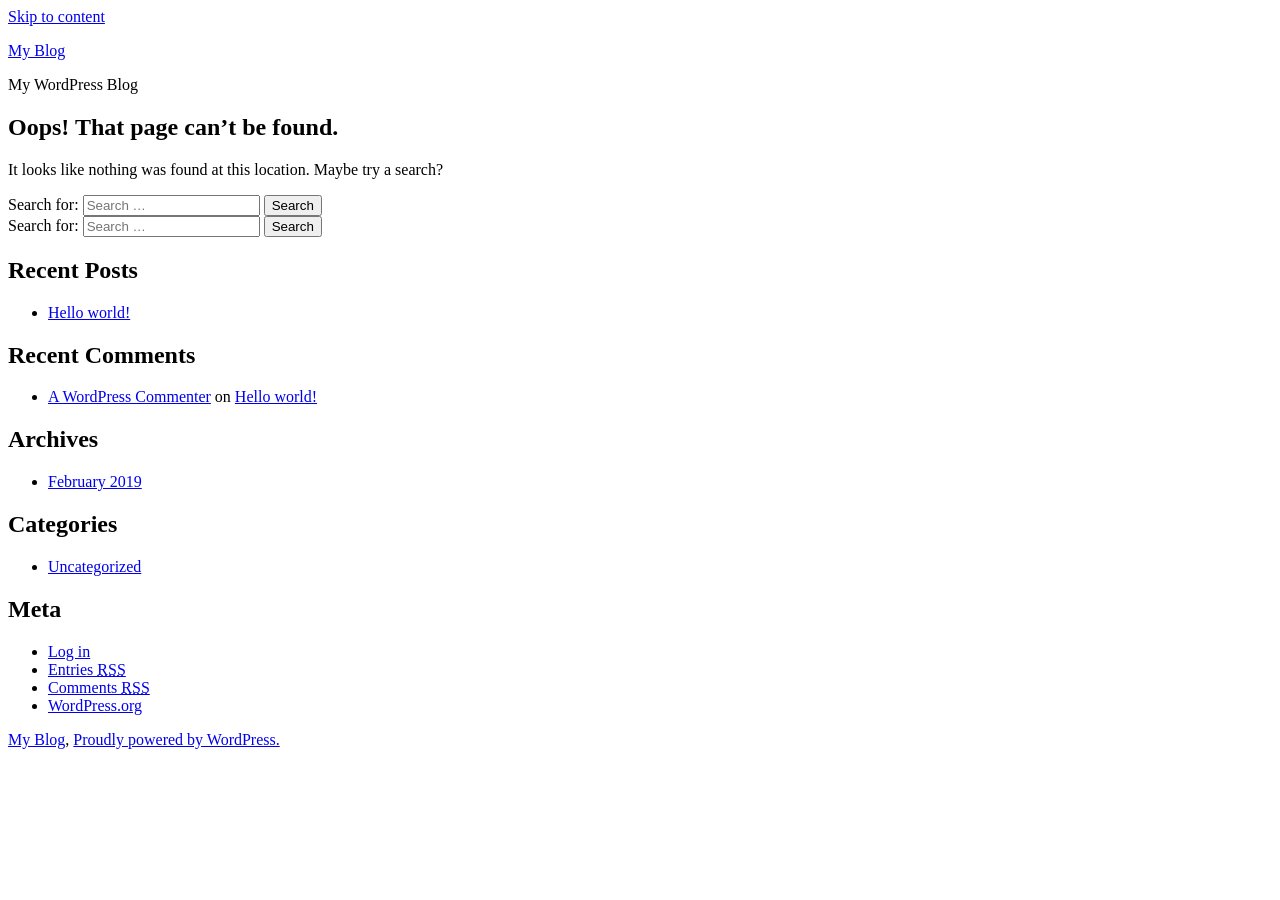
<file: fonts/bootstrap/glyphicons-halflings-regulard41d.html>
<!doctype html>
<html lang="en-US">
<head>
	<meta charset="UTF-8" />
	<meta name="viewport" content="width=device-width, initial-scale=1" />
	<link rel="profile" href="https://gmpg.org/xfn/11" />
	<title>Page not found &#8211; My Blog</title>
<link rel='dns-prefetch' href='//s.w.org' />
<link rel="alternate" type="application/rss+xml" title="My Blog &raquo; Feed" href="http://trimatrixlab.com/feed/" />
<link rel="alternate" type="application/rss+xml" title="My Blog &raquo; Comments Feed" href="http://trimatrixlab.com/comments/feed/" />
		<script type="text/javascript">
			window._wpemojiSettings = {"baseUrl":"https:\/\/s.w.org\/images\/core\/emoji\/11\/72x72\/","ext":".png","svgUrl":"https:\/\/s.w.org\/images\/core\/emoji\/11\/svg\/","svgExt":".svg","source":{"concatemoji":"http:\/\/trimatrixlab.com\/wp-includes\/js\/wp-emoji-release.min.js?ver=5.0.7"}};
			!function(a,b,c){function d(a,b){var c=String.fromCharCode;l.clearRect(0,0,k.width,k.height),l.fillText(c.apply(this,a),0,0);var d=k.toDataURL();l.clearRect(0,0,k.width,k.height),l.fillText(c.apply(this,b),0,0);var e=k.toDataURL();return d===e}function e(a){var b;if(!l||!l.fillText)return!1;switch(l.textBaseline="top",l.font="600 32px Arial",a){case"flag":return!(b=d([55356,56826,55356,56819],[55356,56826,8203,55356,56819]))&&(b=d([55356,57332,56128,56423,56128,56418,56128,56421,56128,56430,56128,56423,56128,56447],[55356,57332,8203,56128,56423,8203,56128,56418,8203,56128,56421,8203,56128,56430,8203,56128,56423,8203,56128,56447]),!b);case"emoji":return b=d([55358,56760,9792,65039],[55358,56760,8203,9792,65039]),!b}return!1}function f(a){var c=b.createElement("script");c.src=a,c.defer=c.type="text/javascript",b.getElementsByTagName("head")[0].appendChild(c)}var g,h,i,j,k=b.createElement("canvas"),l=k.getContext&&k.getContext("2d");for(j=Array("flag","emoji"),c.supports={everything:!0,everythingExceptFlag:!0},i=0;i<j.length;i++)c.supports[j[i]]=e(j[i]),c.supports.everything=c.supports.everything&&c.supports[j[i]],"flag"!==j[i]&&(c.supports.everythingExceptFlag=c.supports.everythingExceptFlag&&c.supports[j[i]]);c.supports.everythingExceptFlag=c.supports.everythingExceptFlag&&!c.supports.flag,c.DOMReady=!1,c.readyCallback=function(){c.DOMReady=!0},c.supports.everything||(h=function(){c.readyCallback()},b.addEventListener?(b.addEventListener("DOMContentLoaded",h,!1),a.addEventListener("load",h,!1)):(a.attachEvent("onload",h),b.attachEvent("onreadystatechange",function(){"complete"===b.readyState&&c.readyCallback()})),g=c.source||{},g.concatemoji?f(g.concatemoji):g.wpemoji&&g.twemoji&&(f(g.twemoji),f(g.wpemoji)))}(window,document,window._wpemojiSettings);
		</script>
		<style type="text/css">
img.wp-smiley,
img.emoji {
	display: inline !important;
	border: none !important;
	box-shadow: none !important;
	height: 1em !important;
	width: 1em !important;
	margin: 0 .07em !important;
	vertical-align: -0.1em !important;
	background: none !important;
	padding: 0 !important;
}
</style>
<link rel='stylesheet' id='wp-block-library-css'  href='http://trimatrixlab.com/wp-includes/css/dist/block-library/style.min.css?ver=5.0.7' type='text/css' media='all' />
<link rel='stylesheet' id='wp-block-library-theme-css'  href='http://trimatrixlab.com/wp-includes/css/dist/block-library/theme.min.css?ver=5.0.7' type='text/css' media='all' />
<link rel='stylesheet' id='woocommerce-layout-css'  href='http://trimatrixlab.com/wp-content/plugins/woocommerce/assets/css/woocommerce-layout.css?ver=3.5.4' type='text/css' media='all' />
<link rel='stylesheet' id='woocommerce-smallscreen-css'  href='http://trimatrixlab.com/wp-content/plugins/woocommerce/assets/css/woocommerce-smallscreen.css?ver=3.5.4' type='text/css' media='only screen and (max-width: 768px)' />
<link rel='stylesheet' id='woocommerce-general-css'  href='//trimatrixlab.com/wp-content/plugins/woocommerce/assets/css/twenty-nineteen.css?ver=3.5.4' type='text/css' media='all' />
<style id='woocommerce-inline-inline-css' type='text/css'>
.woocommerce form .form-row .required { visibility: visible; }
</style>
<link rel='stylesheet' id='twentynineteen-style-css'  href='http://trimatrixlab.com/wp-content/themes/twentynineteen/style.css?ver=1.2' type='text/css' media='all' />
<link rel='stylesheet' id='twentynineteen-print-style-css'  href='http://trimatrixlab.com/wp-content/themes/twentynineteen/print.css?ver=1.2' type='text/css' media='print' />
<script type='text/javascript' src='http://trimatrixlab.com/wp-includes/js/jquery/jquery.js?ver=1.12.4'></script>
<script type='text/javascript' src='http://trimatrixlab.com/wp-includes/js/jquery/jquery-migrate.min.js?ver=1.4.1'></script>
<link rel='https://api.w.org/' href='http://trimatrixlab.com/wp-json/' />
<link rel="EditURI" type="application/rsd+xml" title="RSD" href="http://trimatrixlab.com/xmlrpc.php?rsd" />
<link rel="wlwmanifest" type="application/wlwmanifest+xml" href="http://trimatrixlab.com/wp-includes/wlwmanifest.xml" /> 
<meta name="generator" content="WordPress 5.0.7" />
<meta name="generator" content="WooCommerce 3.5.4" />
	<noscript><style>.woocommerce-product-gallery{ opacity: 1 !important; }</style></noscript>
			<style type="text/css">.recentcomments a{display:inline !important;padding:0 !important;margin:0 !important;}</style>
		</head>

<body class="error404 wp-embed-responsive woocommerce-no-js hfeed image-filters-enabled">
<div id="page" class="site">
	<a class="skip-link screen-reader-text" href="#content">Skip to content</a>

		<header id="masthead" class="site-header">

			<div class="site-branding-container">
				<div class="site-branding">

								<p class="site-title"><a href="http://trimatrixlab.com/" rel="home">My Blog</a></p>
			
				<p class="site-description">
				My WordPress Blog			</p>
			</div><!-- .site-branding -->
			</div><!-- .layout-wrap -->

					</header><!-- #masthead -->

	<div id="content" class="site-content">

	<section id="primary" class="content-area">
		<main id="main" class="site-main">

			<div class="error-404 not-found">
				<header class="page-header">
					<h1 class="page-title">Oops! That page can&rsquo;t be found.</h1>
				</header><!-- .page-header -->

				<div class="page-content">
					<p>It looks like nothing was found at this location. Maybe try a search?</p>
					<form role="search" method="get" class="search-form" action="http://trimatrixlab.com/">
				<label>
					<span class="screen-reader-text">Search for:</span>
					<input type="search" class="search-field" placeholder="Search &hellip;" value="" name="s" />
				</label>
				<input type="submit" class="search-submit" value="Search" />
			</form>				</div><!-- .page-content -->
			</div><!-- .error-404 -->

		</main><!-- #main -->
	</section><!-- #primary -->


	</div><!-- #content -->

	<footer id="colophon" class="site-footer">
		
	<aside class="widget-area" role="complementary" aria-label="Footer">
							<div class="widget-column footer-widget-1">
						<section id="search-2" class="widget widget_search"><form role="search" method="get" class="search-form" action="http://trimatrixlab.com/">
				<label>
					<span class="screen-reader-text">Search for:</span>
					<input type="search" class="search-field" placeholder="Search &hellip;" value="" name="s" />
				</label>
				<input type="submit" class="search-submit" value="Search" />
			</form></section>		<section id="recent-posts-2" class="widget widget_recent_entries">		<h2 class="widget-title">Recent Posts</h2>		<ul>
											<li>
					<a href="http://trimatrixlab.com/2019/02/05/hello-world/">Hello world!</a>
									</li>
					</ul>
		</section><section id="recent-comments-2" class="widget widget_recent_comments"><h2 class="widget-title">Recent Comments</h2><ul id="recentcomments"><li class="recentcomments"><span class="comment-author-link"><a href='https://wordpress.org/' rel='external nofollow' class='url'>A WordPress Commenter</a></span> on <a href="http://trimatrixlab.com/2019/02/05/hello-world/#comment-1">Hello world!</a></li></ul></section><section id="archives-2" class="widget widget_archive"><h2 class="widget-title">Archives</h2>		<ul>
			<li><a href='http://trimatrixlab.com/2019/02/'>February 2019</a></li>
		</ul>
		</section><section id="categories-2" class="widget widget_categories"><h2 class="widget-title">Categories</h2>		<ul>
	<li class="cat-item cat-item-1"><a href="http://trimatrixlab.com/category/uncategorized/" >Uncategorized</a>
</li>
		</ul>
</section><section id="meta-2" class="widget widget_meta"><h2 class="widget-title">Meta</h2>			<ul>
						<li><a href="http://trimatrixlab.com/wp-login.php">Log in</a></li>
			<li><a href="http://trimatrixlab.com/feed/">Entries <abbr title="Really Simple Syndication">RSS</abbr></a></li>
			<li><a href="http://trimatrixlab.com/comments/feed/">Comments <abbr title="Really Simple Syndication">RSS</abbr></a></li>
			<li><a href="https://wordpress.org/" title="Powered by WordPress, state-of-the-art semantic personal publishing platform.">WordPress.org</a></li>			</ul>
			</section>					</div>
					</aside><!-- .widget-area -->

		<div class="site-info">
										<a class="site-name" href="http://trimatrixlab.com/" rel="home">My Blog</a>,
						<a href="https://wordpress.org/" class="imprint">
				Proudly powered by WordPress.			</a>
								</div><!-- .site-info -->
	</footer><!-- #colophon -->

</div><!-- #page -->

	<script type="text/javascript">
		var c = document.body.className;
		c = c.replace(/woocommerce-no-js/, 'woocommerce-js');
		document.body.className = c;
	</script>
	<script type='text/javascript' src='http://trimatrixlab.com/wp-content/plugins/woocommerce/assets/js/jquery-blockui/jquery.blockUI.min.js?ver=2.70'></script>
<script type='text/javascript'>
/* <![CDATA[ */
var wc_add_to_cart_params = {"ajax_url":"\/wp-admin\/admin-ajax.php","wc_ajax_url":"\/?wc-ajax=%%endpoint%%","i18n_view_cart":"View cart","cart_url":"http:\/\/trimatrixlab.com","is_cart":"","cart_redirect_after_add":"no"};
/* ]]> */
</script>
<script type='text/javascript' src='http://trimatrixlab.com/wp-content/plugins/woocommerce/assets/js/frontend/add-to-cart.min.js?ver=3.5.4'></script>
<script type='text/javascript' src='http://trimatrixlab.com/wp-content/plugins/woocommerce/assets/js/js-cookie/js.cookie.min.js?ver=2.1.4'></script>
<script type='text/javascript'>
/* <![CDATA[ */
var woocommerce_params = {"ajax_url":"\/wp-admin\/admin-ajax.php","wc_ajax_url":"\/?wc-ajax=%%endpoint%%"};
/* ]]> */
</script>
<script type='text/javascript' src='http://trimatrixlab.com/wp-content/plugins/woocommerce/assets/js/frontend/woocommerce.min.js?ver=3.5.4'></script>
<script type='text/javascript'>
/* <![CDATA[ */
var wc_cart_fragments_params = {"ajax_url":"\/wp-admin\/admin-ajax.php","wc_ajax_url":"\/?wc-ajax=%%endpoint%%","cart_hash_key":"wc_cart_hash_40769bd518ee335c4025a80cac467cdd","fragment_name":"wc_fragments_40769bd518ee335c4025a80cac467cdd"};
/* ]]> */
</script>
<script type='text/javascript' src='http://trimatrixlab.com/wp-content/plugins/woocommerce/assets/js/frontend/cart-fragments.min.js?ver=3.5.4'></script>
<script type='text/javascript' src='http://trimatrixlab.com/wp-includes/js/wp-embed.min.js?ver=5.0.7'></script>
	<script>
	/(trident|msie)/i.test(navigator.userAgent)&&document.getElementById&&window.addEventListener&&window.addEventListener("hashchange",function(){var t,e=location.hash.substring(1);/^[A-z0-9_-]+$/.test(e)&&(t=document.getElementById(e))&&(/^(?:a|select|input|button|textarea)$/i.test(t.tagName)||(t.tabIndex=-1),t.focus())},!1);
	</script>
	
</body>
</html>

<!--
Performance optimized by W3 Total Cache. Learn more: https://www.w3-edge.com/products/

Object Caching 711/19 objects using apc
Page Caching using apc (Requested URI contains query) 
Database Caching 2/6 queries in 0.023 seconds using apc

Served from: trimatrixlab.com @ 2019-11-20 11:47:46 by W3 Total Cache
-->
</file>
